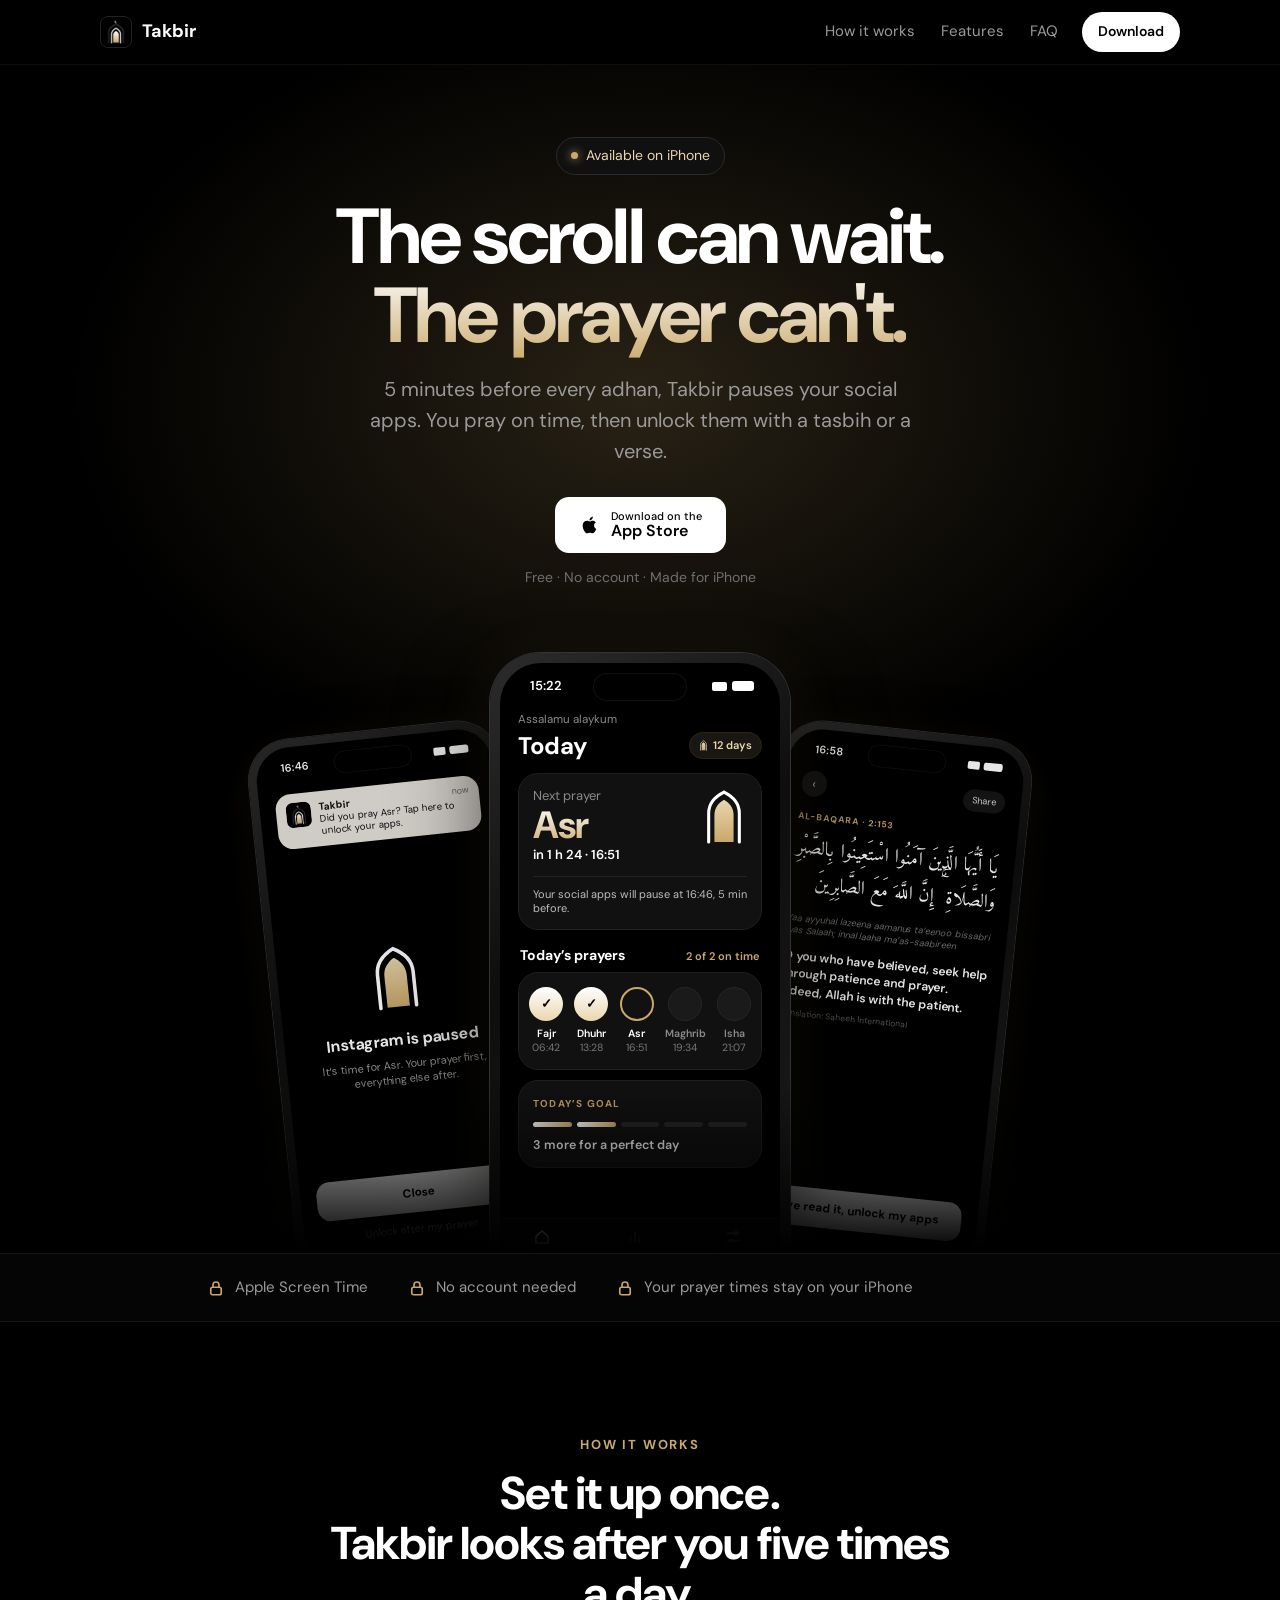
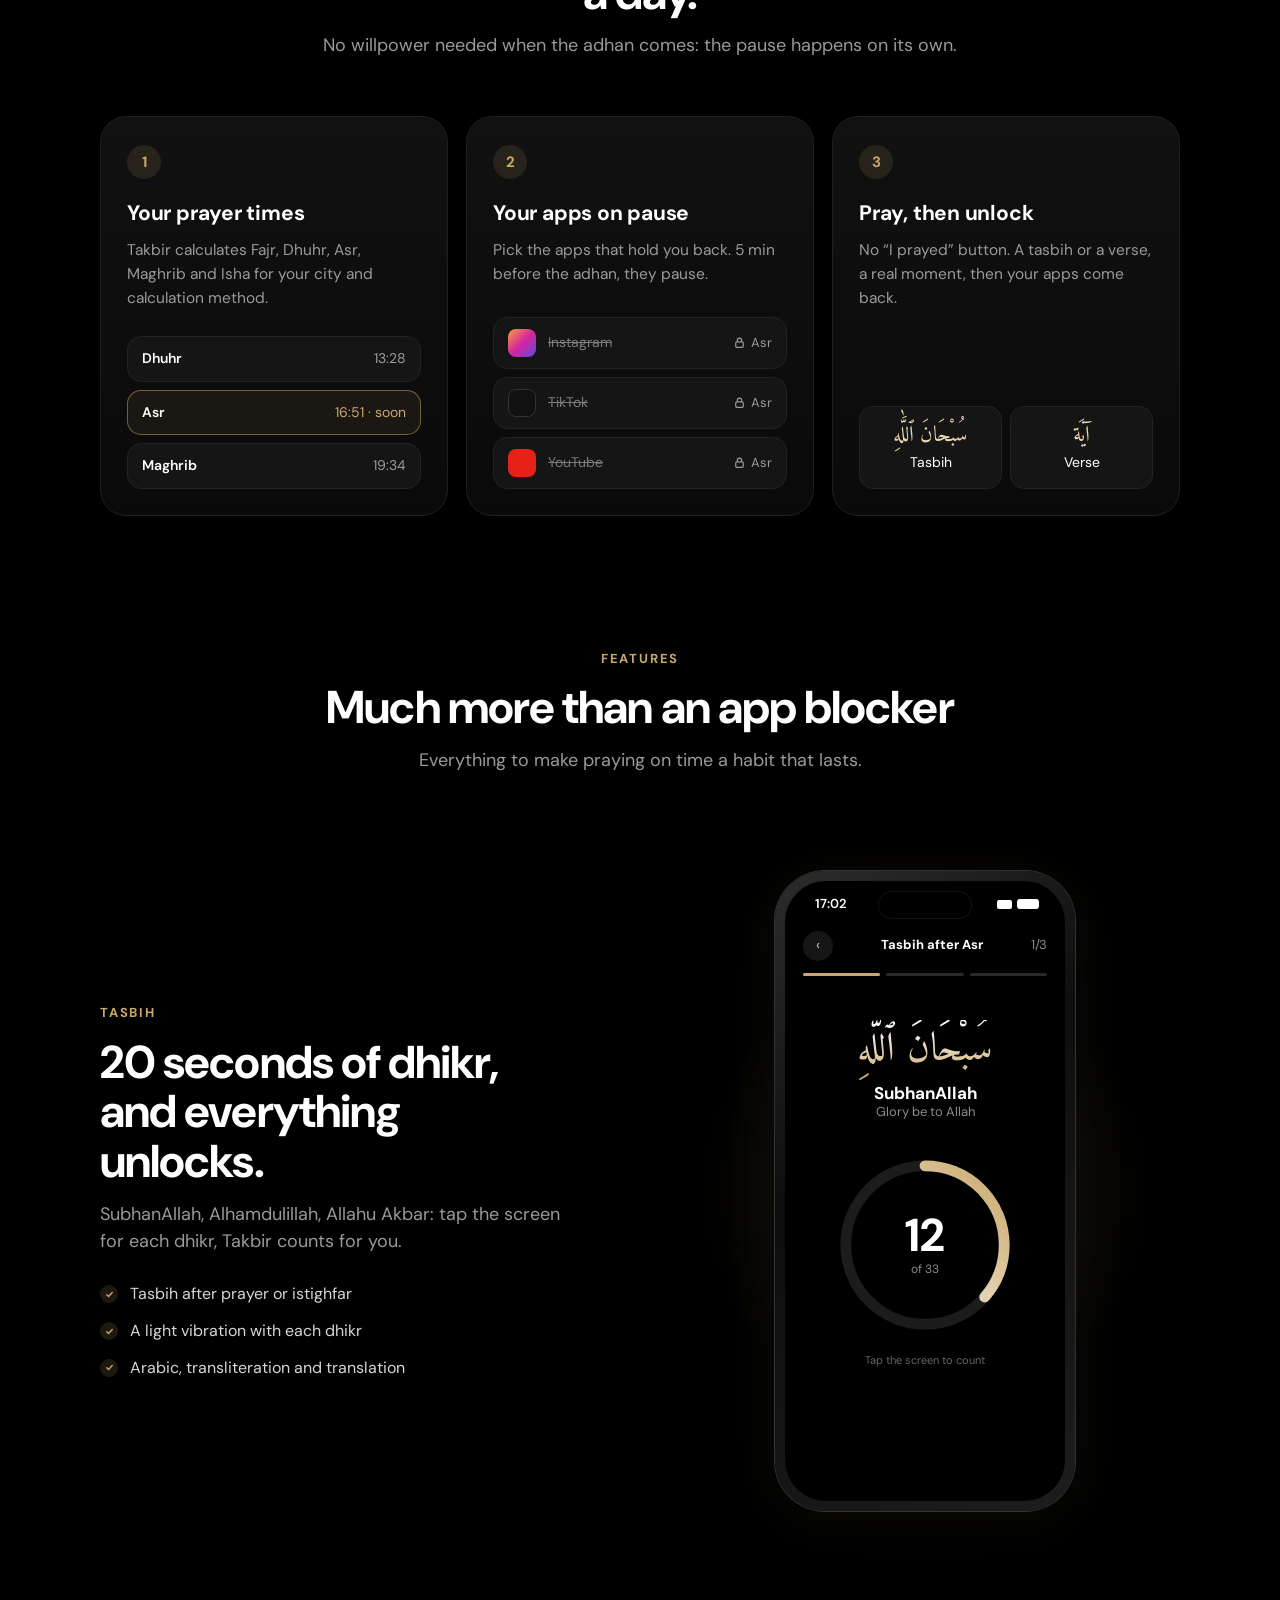
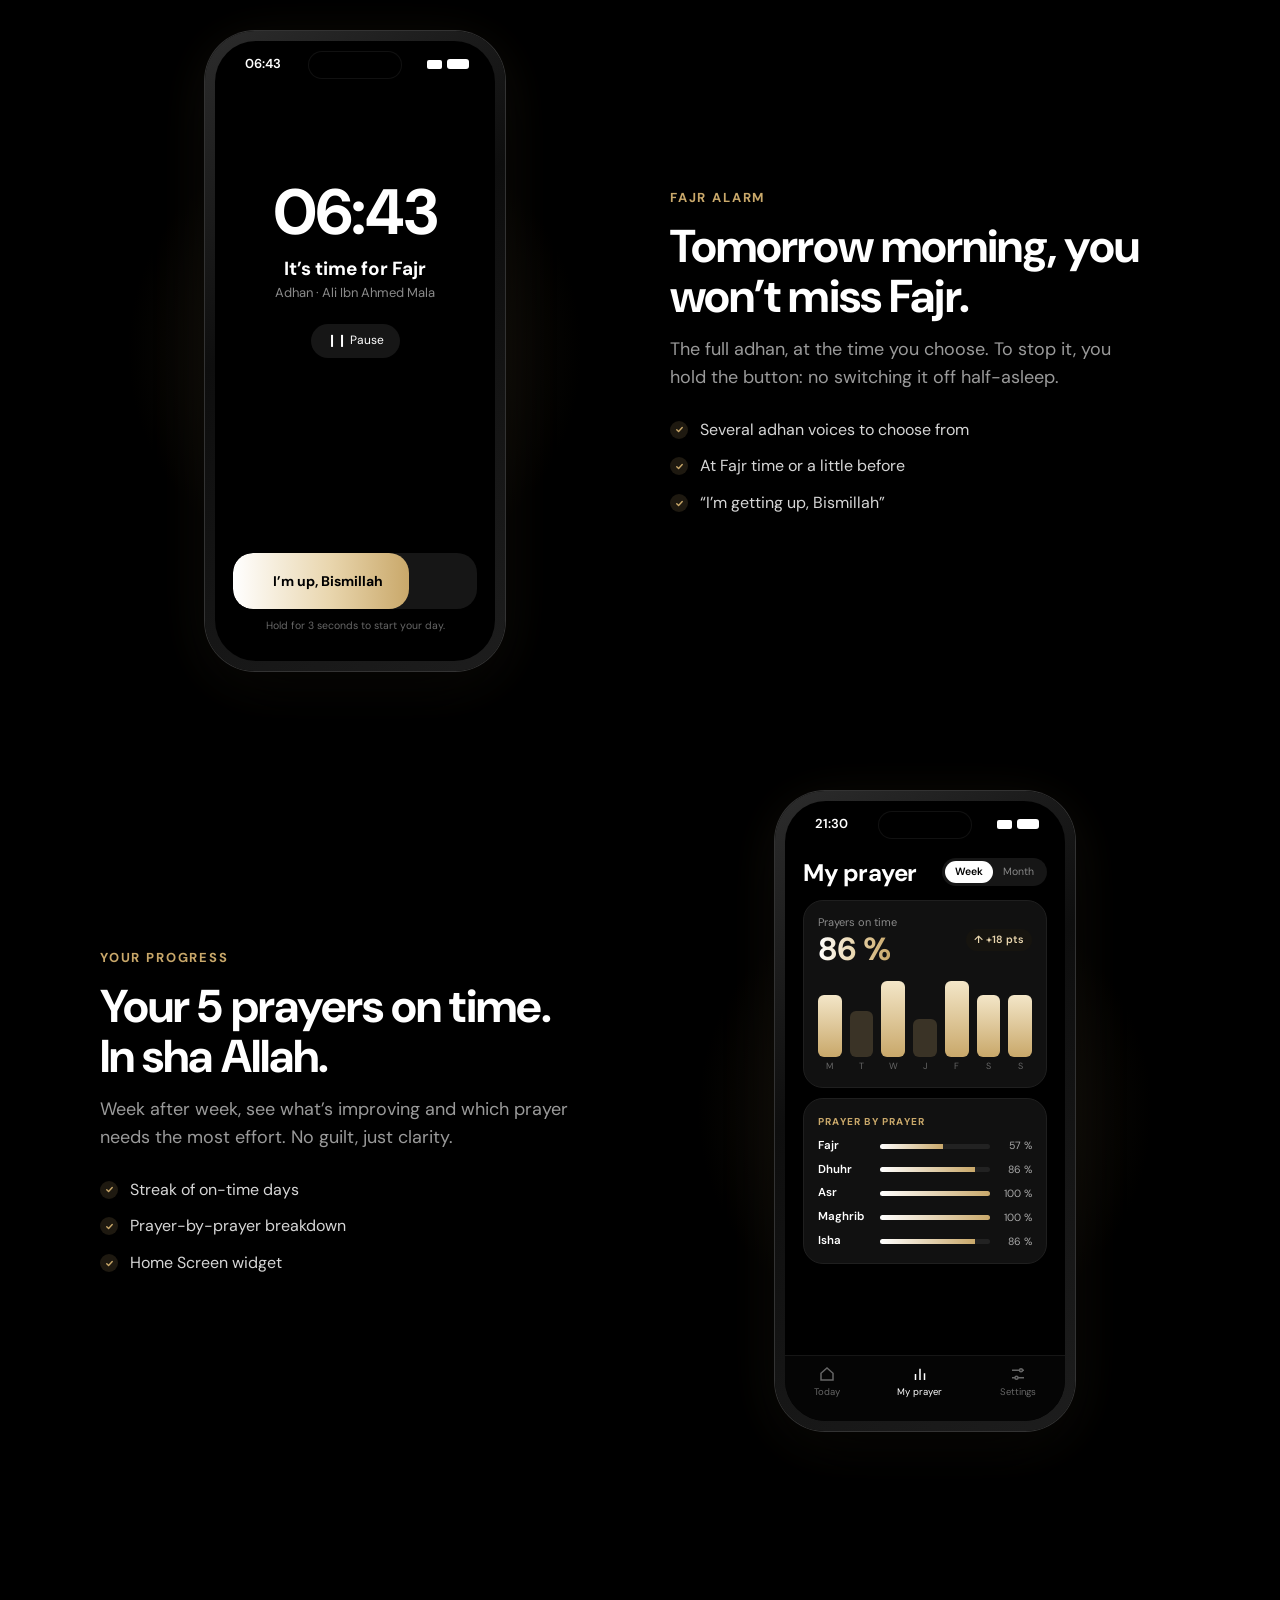
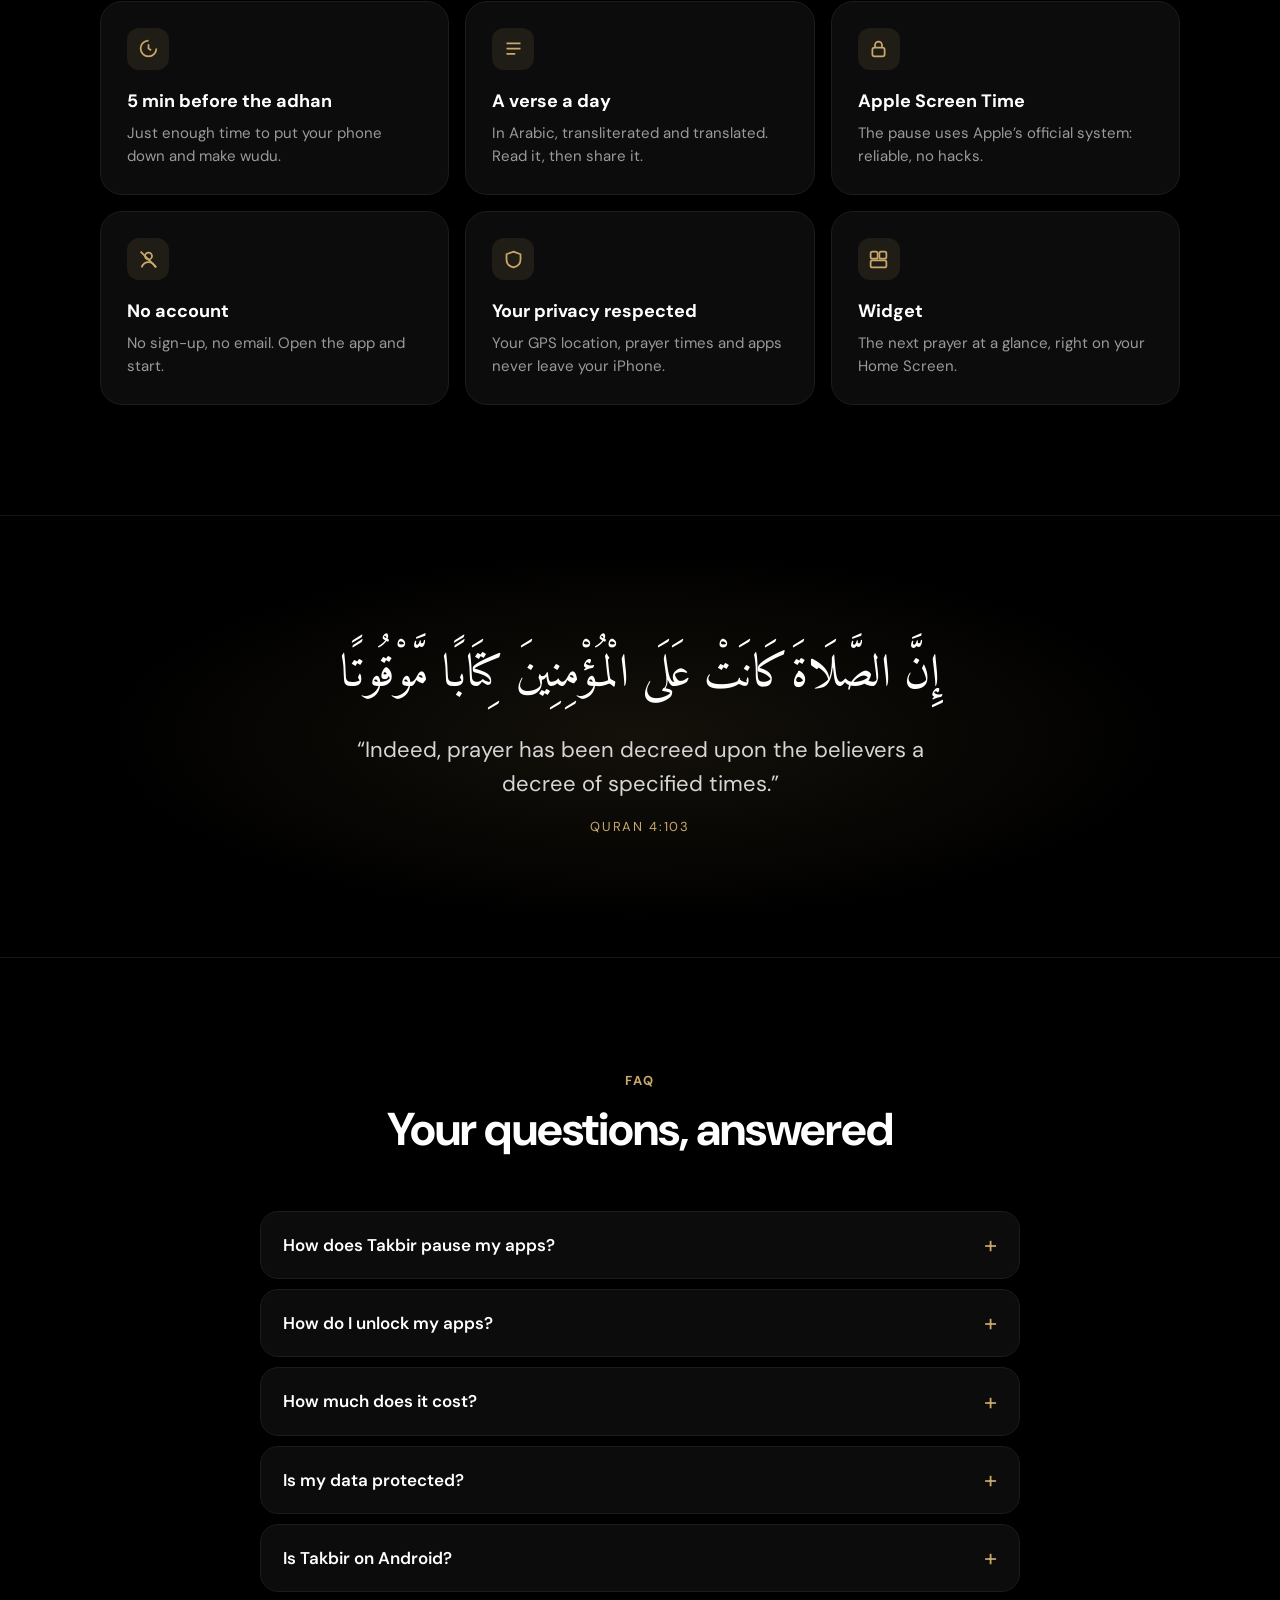
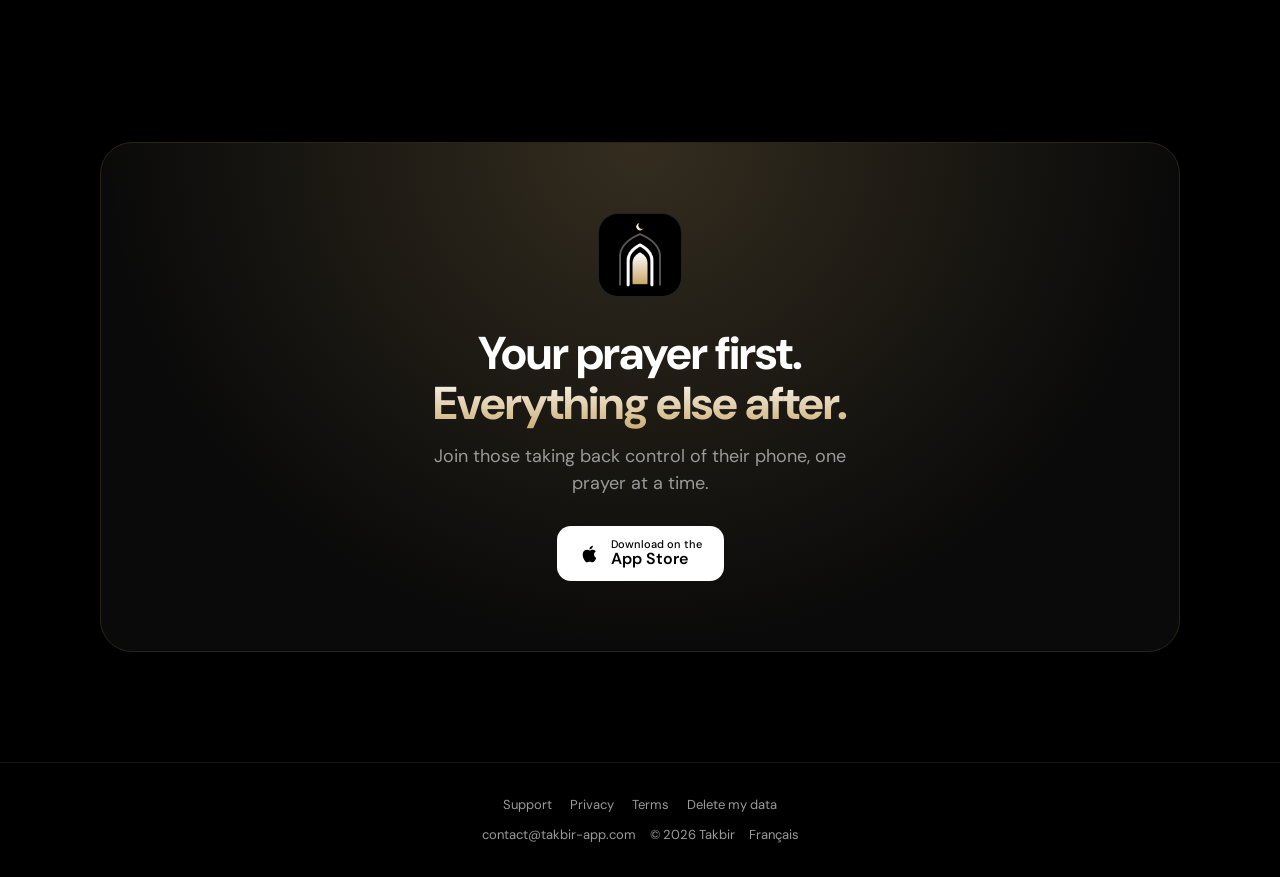
<file: index.html>
<!doctype html>
<html lang="fr">
<head>
  <meta charset="utf-8">
  <meta name="viewport" content="width=device-width, initial-scale=1">
  <title>Takbir — Le scroll peut attendre, la prière non</title>
  <meta name="title-fr" content="Takbir — Le scroll peut attendre, la prière non">
  <meta name="title-en" content="Takbir — The scroll can wait, the prayer can't">
  <meta name="description" content="Takbir met tes réseaux sociaux en pause à chaque adhan. Prie à l'heure, puis rouvre-les avec un tasbih ou un verset.">
  <meta property="og:title" content="Takbir — Le scroll peut attendre, la prière non">
  <meta property="og:description" content="Tes réseaux font une pause à chaque adhan.">
  <meta property="og:image" content="https://takbir-app.com/icon.png">
  <meta name="theme-color" content="#000000">
  <meta name="apple-itunes-app" content="app-id=6829789838">
  <link rel="icon" href="icon.png">
  <link rel="apple-touch-icon" href="apple-touch-icon.png">
  <link rel="preconnect" href="https://fonts.googleapis.com">
  <link rel="preconnect" href="https://fonts.gstatic.com" crossorigin>
  <link href="https://fonts.googleapis.com/css2?family=DM+Sans:wght@400;500;600;700&family=Amiri:wght@400;700&display=swap" rel="stylesheet">
  <link rel="stylesheet" href="style.css">
  <link rel="stylesheet" href="home.css">
  <script src="site.js"></script>
</head>
<body class="home">
  <!-- Icônes réutilisées -->
  <svg width="0" height="0" style="position:absolute" aria-hidden="true">
    <defs>
      <linearGradient id="archGold" x1="0" y1="0" x2="0" y2="1"><stop offset="0" stop-color="#E9D6AE"/><stop offset="1" stop-color="#C9A86A"/></linearGradient>
    </defs>
    <symbol id="arch" viewBox="0 0 48 60">
      <path d="M8 56V26C8 15 16 8 24 4c8 4 16 11 16 22v30" fill="none" stroke="#fff" stroke-width="3.2" stroke-linecap="round"/>
      <path d="M14 56V28c0-8 5-13 10-16 5 3 10 8 10 16v28z" fill="url(#archGold)"/>
    </symbol>
    <symbol id="apple" viewBox="0 0 24 24"><path fill="currentColor" d="M16.37 12.6c-.02-2.3 1.88-3.4 1.96-3.46-1.07-1.56-2.73-1.78-3.32-1.8-1.41-.14-2.76.83-3.47.83-.72 0-1.82-.81-2.99-.79-1.54.02-2.96.9-3.75 2.27-1.6 2.78-.41 6.89 1.15 9.14.76 1.1 1.67 2.34 2.86 2.3 1.15-.05 1.58-.74 2.97-.74 1.38 0 1.77.74 2.98.72 1.23-.02 2.01-1.12 2.76-2.23.87-1.28 1.23-2.52 1.25-2.58-.03-.01-2.39-.92-2.4-3.66ZM14.1 5.86c.63-.77 1.06-1.83.94-2.89-.91.04-2.01.61-2.66 1.37-.58.67-1.1 1.76-.96 2.8 1.01.08 2.05-.52 2.68-1.28Z"/></symbol>
    <symbol id="lock" viewBox="0 0 24 24"><rect x="5" y="11" width="14" height="10" rx="2.5" fill="none" stroke="currentColor" stroke-width="2.2"/><path d="M8 11V8a4 4 0 0 1 8 0v3" fill="none" stroke="currentColor" stroke-width="2.2"/></symbol>
  </svg>

  <header class="topbar">
    <div class="wrap">
      <a class="brand" href="./"><img src="icon.png" alt="">Takbir</a>
      <nav>
        <a href="#fonctionnement"><span data-l="fr">Fonctionnement</span><span data-l="en">How it works</span></a>
        <a href="#fonctionnalites"><span data-l="fr">Fonctionnalités</span><span data-l="en">Features</span></a>
        <a href="#questions"><span data-l="fr">Questions</span><span data-l="en">FAQ</span></a>
      </nav>
      <a class="btn-small" data-appstore href="#"><span data-l="fr">Télécharger</span><span data-l="en">Download</span></a>
    </div>
  </header>

  <main>
    <!-- ============ Haut de page ============ -->
    <section class="hero-v2">
      <div class="wrap">
        <span class="pill"><i></i><span data-l="fr">Disponible sur iPhone</span><span data-l="en">Available on iPhone</span></span>

        <h1 data-l="fr">Le scroll peut attendre,<br><span class="gold">la prière non.</span></h1>
        <h1 data-l="en">The scroll can wait.<br><span class="gold">The prayer can't.</span></h1>

        <p class="lead" data-l="fr">5 minutes avant chaque adhan, Takbir met tes réseaux sociaux en pause. Tu pries à l’heure, puis tu les rouvres avec un tasbih ou un verset.</p>
        <p class="lead" data-l="en">5 minutes before every adhan, Takbir pauses your social apps. You pray on time, then unlock them with a tasbih or a verse.</p>

        <a class="store-button" data-appstore href="#">
          <svg aria-hidden="true"><use href="#apple"/></svg>
          <span><small data-l="fr">Télécharger sur</small><small data-l="en">Download on the</small>App Store</span>
        </a>
        <p class="note" data-l="fr">Gratuit · Sans compte · Pensé pour iPhone</p>
        <p class="note" data-l="en">Free · No account · Made for iPhone</p>
      </div>

      <div class="hero-phones">
        <!-- Écran de pause -->
        <div class="phone side left" aria-hidden="true">
          <div class="screen">
            <div class="sbar"><span>16:46</span><span class="icons"><i style="width:15px;height:9px"></i><i style="width:22px;height:10px;border-radius:3px"></i></span></div>
            <div class="notif">
              <img src="icon.png" alt="">
              <div>
                <b>Takbir <span data-l="fr">maintenant</span><span data-l="en">now</span></b>
                <span data-l="fr">Tu as prié Asr ? Touche ici pour rouvrir tes apps.</span>
                <span data-l="en">Did you pray Asr? Tap here to unlock your apps.</span>
              </div>
            </div>
            <div class="shield">
              <svg class="arch"><use href="#arch"/></svg>
              <h4 data-l="fr">Instagram est en pause</h4>
              <h4 data-l="en">Instagram is paused</h4>
              <p data-l="fr">C’est l’heure de Asr. Ta prière d’abord, le reste ensuite.</p>
              <p data-l="en">It’s time for Asr. Your prayer first, everything else after.</p>
            </div>
            <span class="btn-s" data-l="fr">Fermer</span><span class="btn-s" data-l="en">Close</span>
            <span class="btn-ghost" data-l="fr">Rouvrir après ma prière</span><span class="btn-ghost" data-l="en">Unlock after my prayer</span>
          </div>
        </div>

        <!-- Accueil -->
        <div class="phone center" aria-hidden="true">
          <div class="screen">
            <div class="sbar"><span>15:22</span><span class="icons"><i style="width:15px;height:9px"></i><i style="width:22px;height:10px;border-radius:3px"></i></span></div>
            <div class="s-hello">Assalamu alaykum</div>
            <div class="s-title">
              <b data-l="fr">Aujourd’hui</b><b data-l="en">Today</b>
              <span class="chip-s"><svg viewBox="0 0 48 60"><use href="#arch"/></svg><span data-l="fr">12 jours</span><span data-l="en">12 days</span></span>
            </div>
            <div class="card-s">
              <div class="next">
                <div>
                  <div class="muted" data-l="fr">Prochaine prière</div><div class="muted" data-l="en">Next prayer</div>
                  <div class="big g">Asr</div>
                  <div class="when" data-l="fr">dans 1 h 24 · 16:51</div><div class="when" data-l="en">in 1 h 24 · 16:51</div>
                </div>
                <svg class="arch"><use href="#arch"/></svg>
              </div>
              <div class="next-foot" data-l="fr">Tes réseaux se mettront en pause à 16:46, 5 min avant.</div>
              <div class="next-foot" data-l="en">Your social apps will pause at 16:46, 5 min before.</div>
            </div>
            <div class="sec-t"><b data-l="fr">Tes prières du jour</b><b data-l="en">Today’s prayers</b><span data-l="fr">2 sur 2 à l’heure</span><span data-l="en">2 of 2 on time</span></div>
            <div class="card-s prayers">
              <div class="pr"><div class="c done">✓</div><b>Fajr</b><span>06:42</span></div>
              <div class="pr"><div class="c done">✓</div><b>Dhuhr</b><span>13:28</span></div>
              <div class="pr"><div class="c next-c"></div><b>Asr</b><span>16:51</span></div>
              <div class="pr"><div class="c"></div><b class="muted">Maghrib</b><span>19:34</span></div>
              <div class="pr"><div class="c"></div><b class="muted">Isha</b><span>21:07</span></div>
            </div>
            <div class="card-s goal">
              <small data-l="fr">OBJECTIF DU JOUR</small><small data-l="en">TODAY’S GOAL</small>
              <div class="bars5"><i class="on"></i><i class="on"></i><i></i><i></i><i></i></div>
              <p data-l="fr">Encore 3 pour une journée parfaite</p><p data-l="en">3 more for a perfect day</p>
            </div>
            <div class="tabbar">
              <div class="on"><svg viewBox="0 0 24 24" fill="none" stroke="currentColor" stroke-width="2"><path d="M4 11l8-7 8 7v9H4z"/></svg><span data-l="fr">Aujourd’hui</span><span data-l="en">Today</span></div>
              <div><svg viewBox="0 0 24 24" fill="none" stroke="currentColor" stroke-width="2"><path d="M6 20V12M12 20V5M18 20v-9"/></svg><span data-l="fr">Ma prière</span><span data-l="en">My prayer</span></div>
              <div><svg viewBox="0 0 24 24" fill="none" stroke="currentColor" stroke-width="2"><path d="M4 7h10M18 7h2M4 17h4M12 17h8"/><circle cx="16" cy="7" r="2"/><circle cx="10" cy="17" r="2"/></svg><span data-l="fr">Réglages</span><span data-l="en">Settings</span></div>
            </div>
          </div>
        </div>

        <!-- Verset -->
        <div class="phone side right" aria-hidden="true">
          <div class="screen">
            <div class="sbar"><span>16:58</span><span class="icons"><i style="width:15px;height:9px"></i><i style="width:22px;height:10px;border-radius:3px"></i></span></div>
            <div class="topnav"><span class="round">‹</span><span class="share" data-l="fr">Partager</span><span class="share" data-l="en">Share</span></div>
            <div class="verse-ref">AL-BAQARA · 2:153</div>
            <div class="verse-ar">يَا أَيُّهَا الَّذِينَ آمَنُوا اسْتَعِينُوا بِالصَّبْرِ وَالصَّلَاةِ ۚ إِنَّ اللَّهَ مَعَ الصَّابِرِينَ</div>
            <div class="verse-ph">Yaa ayyuhal lazeena aamanus ta’eenoo bissabri was Salaah; innal laaha ma’as-saabireen</div>
            <div class="verse-tr" data-l="fr">Vous qui croyez ! Armez-vous de patience et aidez-vous de la prière. Allah est avec ceux qui font preuve de constance.</div>
            <div class="verse-tr" data-l="en">O you who have believed, seek help through patience and prayer. Indeed, Allah is with the patient.</div>
            <div class="verse-cr" data-l="fr">Traduction : Rachid Maach</div><div class="verse-cr" data-l="en">Translation: Saheeh International</div>
            <span class="btn-s" style="margin-top:auto;margin-bottom:30px" data-l="fr">J’ai lu, rouvrir mes apps</span>
            <span class="btn-s" style="margin-top:auto;margin-bottom:30px" data-l="en">I’ve read it, unlock my apps</span>
          </div>
        </div>
      </div>
    </section>

    <!-- ============ Bandeau ============ -->
    <div class="strip">
      <ul class="wrap">
        <li><svg aria-hidden="true"><use href="#lock"/></svg><span data-l="fr">Temps d’écran d’Apple</span><span data-l="en">Apple Screen Time</span></li>
        <li><svg aria-hidden="true"><use href="#lock"/></svg><span data-l="fr">Aucun compte à créer</span><span data-l="en">No account needed</span></li>
        <li><svg aria-hidden="true"><use href="#lock"/></svg><span data-l="fr">Tes horaires restent sur ton iPhone</span><span data-l="en">Your prayer times stay on your iPhone</span></li>
      </ul>
    </div>

    <!-- ============ Fonctionnement ============ -->
    <section class="block" id="fonctionnement">
      <div class="wrap">
        <div class="section-head reveal">
          <span class="eyebrow" data-l="fr">Fonctionnement</span><span class="eyebrow" data-l="en">How it works</span>
          <h2 data-l="fr">Tu règles une fois.<br>Takbir veille cinq fois par jour.</h2>
          <h2 data-l="en">Set it up once.<br>Takbir looks after you five times a day.</h2>
          <p data-l="fr">Pas besoin de volonté au moment de l’adhan : la pause arrive toute seule.</p>
          <p data-l="en">No willpower needed when the adhan comes: the pause happens on its own.</p>
        </div>

        <div class="steps">
          <div class="step reveal">
            <div class="num">1</div>
            <h3 data-l="fr">Tes horaires de prière</h3><h3 data-l="en">Your prayer times</h3>
            <p data-l="fr">Takbir calcule Fajr, Dhuhr, Asr, Maghrib et Isha selon ta ville et ta méthode de calcul.</p>
            <p data-l="en">Takbir calculates Fajr, Dhuhr, Asr, Maghrib and Isha for your city and calculation method.</p>
            <div class="visual">
              <div class="mini-row"><b>Dhuhr</b><span>13:28</span></div>
              <div class="mini-row now"><b>Asr</b><span data-l="fr">16:51 · bientôt</span><span data-l="en">16:51 · soon</span></div>
              <div class="mini-row"><b>Maghrib</b><span>19:34</span></div>
            </div>
          </div>

          <div class="step reveal">
            <div class="num">2</div>
            <h3 data-l="fr">Tes apps en pause</h3><h3 data-l="en">Your apps on pause</h3>
            <p data-l="fr">Tu choisis les apps qui te retiennent. 5 min avant l’adhan, elles se mettent en pause.</p>
            <p data-l="en">Pick the apps that hold you back. 5 min before the adhan, they pause.</p>
            <div class="visual">
              <div class="mini-row"><span class="mini-app"><i class="app-dot" style="background:linear-gradient(135deg,#f9a03f,#d6249f,#5b4bdb)"></i><s>Instagram</s></span><span class="lock"><svg><use href="#lock"/></svg>Asr</span></div>
              <div class="mini-row"><span class="mini-app"><i class="app-dot" style="background:#111;border:1px solid #333"></i><s>TikTok</s></span><span class="lock"><svg><use href="#lock"/></svg>Asr</span></div>
              <div class="mini-row"><span class="mini-app"><i class="app-dot" style="background:#e62117"></i><s>YouTube</s></span><span class="lock"><svg><use href="#lock"/></svg>Asr</span></div>
            </div>
          </div>

          <div class="step reveal">
            <div class="num">3</div>
            <h3 data-l="fr">Tu pries, puis tu rouvres</h3><h3 data-l="en">Pray, then unlock</h3>
            <p data-l="fr">Pas de bouton « j’ai prié ». Un tasbih ou un verset, un vrai moment, puis tes apps reviennent.</p>
            <p data-l="en">No “I prayed” button. A tasbih or a verse, a real moment, then your apps come back.</p>
            <div class="visual">
              <div class="choice">
                <div><span class="ar">سُبْحَانَ ٱللَّٰهِ</span>Tasbih</div>
                <div><span class="ar">آيَة</span><span data-l="fr">Verset</span><span data-l="en">Verse</span></div>
              </div>
            </div>
          </div>
        </div>
      </div>
    </section>

    <!-- ============ Fonctionnalités ============ -->
    <section class="block" id="fonctionnalites" style="padding-top:20px">
      <div class="wrap">
        <div class="section-head reveal">
          <span class="eyebrow" data-l="fr">Fonctionnalités</span><span class="eyebrow" data-l="en">Features</span>
          <h2 data-l="fr">Bien plus qu’un bloqueur d’apps</h2>
          <h2 data-l="en">Much more than an app blocker</h2>
          <p data-l="fr">Tout pour faire de la prière à l’heure une habitude qui dure.</p>
          <p data-l="en">Everything to make praying on time a habit that lasts.</p>
        </div>

        <!-- Tasbih -->
        <div class="row reveal">
          <div class="row-text">
            <span class="eyebrow">Tasbih</span>
            <h2 data-l="fr">20 secondes de dhikr, et tout se rouvre.</h2>
            <h2 data-l="en">20 seconds of dhikr, and everything unlocks.</h2>
            <p class="lead" data-l="fr">SubhanAllah, Alhamdulillah, Allahu Akbar : tu touches l’écran à chaque dhikr, Takbir compte pour toi.</p>
            <p class="lead" data-l="en">SubhanAllah, Alhamdulillah, Allahu Akbar: tap the screen for each dhikr, Takbir counts for you.</p>
            <ul data-l="fr"><li>Tasbih après la prière ou istighfar</li><li>Vibration légère à chaque dhikr</li><li>Arabe, phonétique et traduction</li></ul>
            <ul data-l="en"><li>Tasbih after prayer or istighfar</li><li>A light vibration with each dhikr</li><li>Arabic, transliteration and translation</li></ul>
          </div>
          <div class="row-phone">
            <div class="phone" aria-hidden="true">
              <div class="screen" id="tasbih" style="cursor:pointer">
                <div class="sbar"><span>17:02</span><span class="icons"><i style="width:15px;height:9px"></i><i style="width:22px;height:10px;border-radius:3px"></i></span></div>
                <div class="topnav" style="margin-bottom:8px"><span class="round">‹</span><b style="font-size:13px" data-l="fr">Tasbih après Asr</b><b style="font-size:13px" data-l="en">Tasbih after Asr</b><span class="muted">1/3</span></div>
                <div class="seg3"><i class="on"></i><i></i><i></i></div>
                <div class="tas">
                  <div class="ar g">سُبْحَانَ ٱللَّٰهِ</div>
                  <b>SubhanAllah</b>
                  <span class="muted" data-l="fr">Gloire à Allah</span><span class="muted" data-l="en">Glory be to Allah</span>
                </div>
                <div class="ring">
                  <svg viewBox="0 0 100 100">
                    <defs><linearGradient id="ringG" x1="0" y1="0" x2="1" y2="1"><stop offset="0" stop-color="#fff"/><stop offset="1" stop-color="#C9A86A"/></linearGradient></defs>
                    <circle cx="50" cy="50" r="44" fill="none" stroke="#1c1c1c" stroke-width="6"/>
                    <circle id="ringBar" cx="50" cy="50" r="44" fill="none" stroke="url(#ringG)" stroke-width="6" stroke-linecap="round" stroke-dasharray="276.5" stroke-dashoffset="176"/>
                  </svg>
                  <div class="val"><b id="tasbihCount">12</b><span data-l="fr">sur 33</span><span data-l="en">of 33</span></div>
                </div>
                <div class="tap-hint" data-l="fr">Touche l’écran pour compter</div>
                <div class="tap-hint" data-l="en">Tap the screen to count</div>
              </div>
            </div>
          </div>
        </div>

        <!-- Réveil Fajr -->
        <div class="row flip reveal">
          <div class="row-text">
            <span class="eyebrow" data-l="fr">Réveil Fajr</span><span class="eyebrow" data-l="en">Fajr alarm</span>
            <h2 data-l="fr">Demain matin, tu ne rates pas Fajr.</h2>
            <h2 data-l="en">Tomorrow morning, you won’t miss Fajr.</h2>
            <p class="lead" data-l="fr">L’adhan en entier, à l’heure que tu choisis. Pour l’arrêter, tu maintiens le bouton : impossible de l’éteindre à moitié endormi.</p>
            <p class="lead" data-l="en">The full adhan, at the time you choose. To stop it, you hold the button: no switching it off half-asleep.</p>
            <ul data-l="fr"><li>Plusieurs voix d’adhan au choix</li><li>À l’heure de Fajr ou un peu avant</li><li>« Je me lève, Bismillah »</li></ul>
            <ul data-l="en"><li>Several adhan voices to choose from</li><li>At Fajr time or a little before</li><li>“I’m getting up, Bismillah”</li></ul>
          </div>
          <div class="row-phone">
            <div class="phone" aria-hidden="true">
              <div class="screen">
                <div class="sbar"><span>06:43</span><span class="icons"><i style="width:15px;height:9px"></i><i style="width:22px;height:10px;border-radius:3px"></i></span></div>
                <div class="alarm">
                  <div class="time">06:43</div>
                  <h4 data-l="fr">C’est l’heure de Fajr</h4><h4 data-l="en">It’s time for Fajr</h4>
                  <div class="muted">Adhan · Ali Ibn Ahmed Mala</div>
                  <span class="pause" data-l="fr">❙❙ Mettre en pause</span><span class="pause" data-l="en">❙❙ Pause</span>
                </div>
                <div class="slide"><span data-l="fr">Je me lève, Bismillah</span><span data-l="en">I’m up, Bismillah</span></div>
                <div class="slide-note" data-l="fr">Maintiens 3 secondes pour commencer ta journée.</div>
                <div class="slide-note" data-l="en">Hold for 3 seconds to start your day.</div>
              </div>
            </div>
          </div>
        </div>

        <!-- Suivi -->
        <div class="row reveal">
          <div class="row-text">
            <span class="eyebrow" data-l="fr">Ta progression</span><span class="eyebrow" data-l="en">Your progress</span>
            <h2 data-l="fr">Tes 5 prières à l’heure. In sha Allah.</h2>
            <h2 data-l="en">Your 5 prayers on time. In sha Allah.</h2>
            <p class="lead" data-l="fr">Semaine après semaine, tu vois ce qui progresse et quelle prière te demande le plus d’effort. Sans culpabilité, juste de la clarté.</p>
            <p class="lead" data-l="en">Week after week, see what’s improving and which prayer needs the most effort. No guilt, just clarity.</p>
            <ul data-l="fr"><li>Série de jours à l’heure</li><li>Détail prière par prière</li><li>Widget sur l’écran d’accueil</li></ul>
            <ul data-l="en"><li>Streak of on-time days</li><li>Prayer-by-prayer breakdown</li><li>Home Screen widget</li></ul>
          </div>
          <div class="row-phone">
            <div class="phone" aria-hidden="true">
              <div class="screen">
                <div class="sbar"><span>21:30</span><span class="icons"><i style="width:15px;height:9px"></i><i style="width:22px;height:10px;border-radius:3px"></i></span></div>
                <div class="s-title" style="margin-top:6px">
                  <b data-l="fr">Ma prière</b><b data-l="en">My prayer</b>
                  <span class="seg"><span class="on" data-l="fr">Semaine</span><span class="on" data-l="en">Week</span><span data-l="fr">Mois</span><span data-l="en">Month</span></span>
                </div>
                <div class="card-s">
                  <div class="muted" style="font-size:11px" data-l="fr">Prières à l’heure</div><div class="muted" style="font-size:11px" data-l="en">Prayers on time</div>
                  <div class="kpi"><b class="gh">86 %</b><span class="up">↑ +18 pts</span></div>
                  <div class="chart">
                    <div><i style="height:62px"></i><span data-l="fr">L</span><span data-l="en">M</span></div>
                    <div><i class="low" style="height:46px"></i><span data-l="fr">M</span><span data-l="en">T</span></div>
                    <div><i style="height:76px"></i><span data-l="fr">M</span><span data-l="en">W</span></div>
                    <div><i class="low" style="height:38px"></i><span>J</span></div>
                    <div><i style="height:76px"></i><span data-l="fr">V</span><span data-l="en">F</span></div>
                    <div><i style="height:62px"></i><span>S</span></div>
                    <div><i style="height:62px"></i><span data-l="fr">D</span><span data-l="en">S</span></div>
                  </div>
                </div>
                <div class="card-s per">
                  <small data-l="fr">PRIÈRE PAR PRIÈRE</small><small data-l="en">PRAYER BY PRAYER</small>
                  <div class="per-row"><b>Fajr</b><div class="bar"><i style="width:57%"></i></div><span>57 %</span></div>
                  <div class="per-row"><b>Dhuhr</b><div class="bar"><i style="width:86%"></i></div><span>86 %</span></div>
                  <div class="per-row"><b>Asr</b><div class="bar"><i style="width:100%"></i></div><span>100 %</span></div>
                  <div class="per-row"><b>Maghrib</b><div class="bar"><i style="width:100%"></i></div><span>100 %</span></div>
                  <div class="per-row"><b>Isha</b><div class="bar"><i style="width:86%"></i></div><span>86 %</span></div>
                </div>
                <div class="tabbar">
                  <div><svg viewBox="0 0 24 24" fill="none" stroke="currentColor" stroke-width="2"><path d="M4 11l8-7 8 7v9H4z"/></svg><span data-l="fr">Aujourd’hui</span><span data-l="en">Today</span></div>
                  <div class="on"><svg viewBox="0 0 24 24" fill="none" stroke="currentColor" stroke-width="2"><path d="M6 20V12M12 20V5M18 20v-9"/></svg><span data-l="fr">Ma prière</span><span data-l="en">My prayer</span></div>
                  <div><svg viewBox="0 0 24 24" fill="none" stroke="currentColor" stroke-width="2"><path d="M4 7h10M18 7h2M4 17h4M12 17h8"/><circle cx="16" cy="7" r="2"/><circle cx="10" cy="17" r="2"/></svg><span data-l="fr">Réglages</span><span data-l="en">Settings</span></div>
                </div>
              </div>
            </div>
          </div>
        </div>
      </div>
    </section>

    <!-- ============ Atouts ============ -->
    <section class="block" style="padding-top:20px">
      <div class="wrap">
        <div class="grid">
          <div class="tile reveal">
            <div class="ico"><svg viewBox="0 0 24 24" fill="none" stroke="currentColor" stroke-width="2"><path d="M12 3a9 9 0 1 0 9 9"/><path d="M12 7v5l3 2"/></svg></div>
            <h3 data-l="fr">5 min avant l’adhan</h3><h3 data-l="en">5 min before the adhan</h3>
            <p data-l="fr">Le temps de poser ton téléphone et de faire tes ablutions.</p>
            <p data-l="en">Just enough time to put your phone down and make wudu.</p>
          </div>
          <div class="tile reveal">
            <div class="ico"><svg viewBox="0 0 24 24" fill="none" stroke="currentColor" stroke-width="2"><path d="M4 6h16M4 12h16M4 18h10"/></svg></div>
            <h3 data-l="fr">Un verset par jour</h3><h3 data-l="en">A verse a day</h3>
            <p data-l="fr">En arabe, en phonétique et traduit. À lire, puis à partager.</p>
            <p data-l="en">In Arabic, transliterated and translated. Read it, then share it.</p>
          </div>
          <div class="tile reveal">
            <div class="ico"><svg viewBox="0 0 24 24" fill="none" stroke="currentColor" stroke-width="2"><rect x="5" y="11" width="14" height="10" rx="2.5"/><path d="M8 11V8a4 4 0 0 1 8 0v3"/></svg></div>
            <h3 data-l="fr">Temps d’écran d’Apple</h3><h3 data-l="en">Apple Screen Time</h3>
            <p data-l="fr">La pause passe par le système officiel d’Apple : fiable et sans bidouille.</p>
            <p data-l="en">The pause uses Apple’s official system: reliable, no hacks.</p>
          </div>
          <div class="tile reveal">
            <div class="ico"><svg viewBox="0 0 24 24" fill="none" stroke="currentColor" stroke-width="2"><circle cx="12" cy="8" r="4"/><path d="M4 21c1.5-4 4.5-6 8-6s6.5 2 8 6"/><path d="M3 3l18 18"/></svg></div>
            <h3 data-l="fr">Aucun compte</h3><h3 data-l="en">No account</h3>
            <p data-l="fr">Pas d’inscription, pas d’e-mail. Tu ouvres l’app et tu commences.</p>
            <p data-l="en">No sign-up, no email. Open the app and start.</p>
          </div>
          <div class="tile reveal">
            <div class="ico"><svg viewBox="0 0 24 24" fill="none" stroke="currentColor" stroke-width="2"><path d="M12 3l8 3v6c0 5-3.5 8-8 9-4.5-1-8-4-8-9V6z"/></svg></div>
            <h3 data-l="fr">Ta vie privée respectée</h3><h3 data-l="en">Your privacy respected</h3>
            <p data-l="fr">Ta position GPS, tes horaires et tes apps ne quittent jamais ton iPhone.</p>
            <p data-l="en">Your GPS location, prayer times and apps never leave your iPhone.</p>
          </div>
          <div class="tile reveal">
            <div class="ico"><svg viewBox="0 0 24 24" fill="none" stroke="currentColor" stroke-width="2"><rect x="3" y="3" width="8" height="8" rx="2"/><rect x="13" y="3" width="8" height="8" rx="2"/><rect x="3" y="13" width="18" height="8" rx="2"/></svg></div>
            <h3 data-l="fr">Widget</h3><h3 data-l="en">Widget</h3>
            <p data-l="fr">La prochaine prière d’un coup d’œil, sur ton écran d’accueil.</p>
            <p data-l="en">The next prayer at a glance, right on your Home Screen.</p>
          </div>
        </div>
      </div>
    </section>

    <!-- ============ Verset ============ -->
    <section class="ayah">
      <div class="wrap reveal">
        <p class="ar">إِنَّ الصَّلَاةَ كَانَتْ عَلَى الْمُؤْمِنِينَ كِتَابًا مَّوْقُوتًا</p>
        <blockquote data-l="fr">« La prière est, pour les croyants, une obligation à des heures bien déterminées. »</blockquote>
        <blockquote data-l="en">“Indeed, prayer has been decreed upon the believers a decree of specified times.”</blockquote>
        <cite data-l="fr">CORAN 4:103</cite><cite data-l="en">QURAN 4:103</cite>
      </div>
    </section>

    <!-- ============ Questions ============ -->
    <section class="block" id="questions">
      <div class="wrap">
        <div class="section-head reveal">
          <span class="eyebrow" data-l="fr">Questions</span><span class="eyebrow" data-l="en">FAQ</span>
          <h2 data-l="fr">Tes questions, nos réponses</h2><h2 data-l="en">Your questions, answered</h2>
        </div>
        <div class="faq reveal">
          <details data-l="fr"><summary>Comment Takbir met mes apps en pause ?</summary>
            <p>Takbir utilise Temps d’écran, le système officiel d’Apple. Tu choisis les apps une fois, et elles se mettent en pause automatiquement 5 minutes avant chaque adhan.</p></details>
          <details data-l="en"><summary>How does Takbir pause my apps?</summary>
            <p>Takbir uses Screen Time, Apple’s official system. You pick the apps once, and they pause automatically 5 minutes before every adhan.</p></details>

          <details data-l="fr"><summary>Comment je rouvre mes apps ?</summary>
            <p>Après ta prière, tu fais un court tasbih ou tu lis le verset du jour. Tes apps se rouvrent tout de suite.</p></details>
          <details data-l="en"><summary>How do I unlock my apps?</summary>
            <p>After your prayer, do a short tasbih or read the verse of the day. Your apps unlock right away.</p></details>

          <details data-l="fr"><summary>Combien ça coûte ?</summary>
            <p>Takbir est gratuit, avec toutes ses fonctionnalités. Pas d’abonnement, pas de publicité.</p></details>
          <details data-l="en"><summary>How much does it cost?</summary>
            <p>Takbir is free, with all its features. No subscription, no ads.</p></details>

          <details data-l="fr"><summary>Mes données sont-elles protégées ?</summary>
            <p>Oui. Ta position, tes horaires de prière et les apps que tu choisis restent sur ton iPhone. Il n’y a pas de compte à créer. Tous les détails sont dans la <a href="privacy.html">politique de confidentialité</a>.</p></details>
          <details data-l="en"><summary>Is my data protected?</summary>
            <p>Yes. Your location, prayer times and the apps you choose stay on your iPhone. There’s no account to create. All the details are in the <a href="privacy.html">privacy policy</a>.</p></details>

          <details data-l="fr"><summary>Takbir existe sur Android ?</summary>
            <p>Pas encore : Takbir est disponible sur iPhone (iOS 18 ou plus récent).</p></details>
          <details data-l="en"><summary>Is Takbir on Android?</summary>
            <p>Not yet: Takbir is available on iPhone (iOS 18 or later).</p></details>
        </div>
      </div>
    </section>

    <!-- ============ Appel final ============ -->
    <section class="cta">
      <div class="wrap">
        <div class="cta-box reveal">
          <img src="icon.png" alt="">
          <h2 data-l="fr">Ta prière d’abord.<br><span class="gold">Le reste ensuite.</span></h2>
          <h2 data-l="en">Your prayer first.<br><span class="gold">Everything else after.</span></h2>
          <p data-l="fr">Rejoins ceux qui reprennent le contrôle de leur téléphone, une prière à la fois.</p>
          <p data-l="en">Join those taking back control of their phone, one prayer at a time.</p>
          <a class="store-button" data-appstore href="#">
            <svg aria-hidden="true"><use href="#apple"/></svg>
            <span><small data-l="fr">Télécharger sur</small><small data-l="en">Download on the</small>App Store</span>
          </a>
        </div>
      </div>
    </section>
  </main>

  <footer>
    <nav>
      <a href="support.html">Support</a>
      <a href="privacy.html"><span data-l="fr">Confidentialité</span><span data-l="en">Privacy</span></a>
      <a href="terms.html"><span data-l="fr">Conditions</span><span data-l="en">Terms</span></a>
      <a href="delete-data.html"><span data-l="fr">Supprimer mes données</span><span data-l="en">Delete my data</span></a>
    </nav>
    <div class="meta">
      <a data-email href="#"></a>
      <span>© 2026 Takbir</span>
      <a data-lang-toggle href="#"></a>
    </div>
  </footer>

  <script>
    // Apparition douce des sections au défilement
    (function () {
      var items = document.querySelectorAll(".reveal");
      if (!("IntersectionObserver" in window)) { items.forEach(function (e) { e.classList.add("visible"); }); return; }
      var io = new IntersectionObserver(function (entries) {
        entries.forEach(function (e) { if (e.isIntersecting) { e.target.classList.add("visible"); io.unobserve(e.target); } });
      }, { rootMargin: "0px 0px -60px 0px" });
      items.forEach(function (e) { io.observe(e); });
    })();

    // Le tasbih du site : touche le téléphone pour compter
    (function () {
      var screen = document.getElementById("tasbih");
      var count = document.getElementById("tasbihCount");
      var bar = document.getElementById("ringBar");
      var n = 12, total = 276.5;
      screen.addEventListener("click", function () {
        n = n >= 33 ? 1 : n + 1;
        count.textContent = n;
        bar.style.strokeDashoffset = total - total * n / 33;
        if (navigator.vibrate) navigator.vibrate(8);
      });
    })();
  </script>
</body>
</html>
</file>
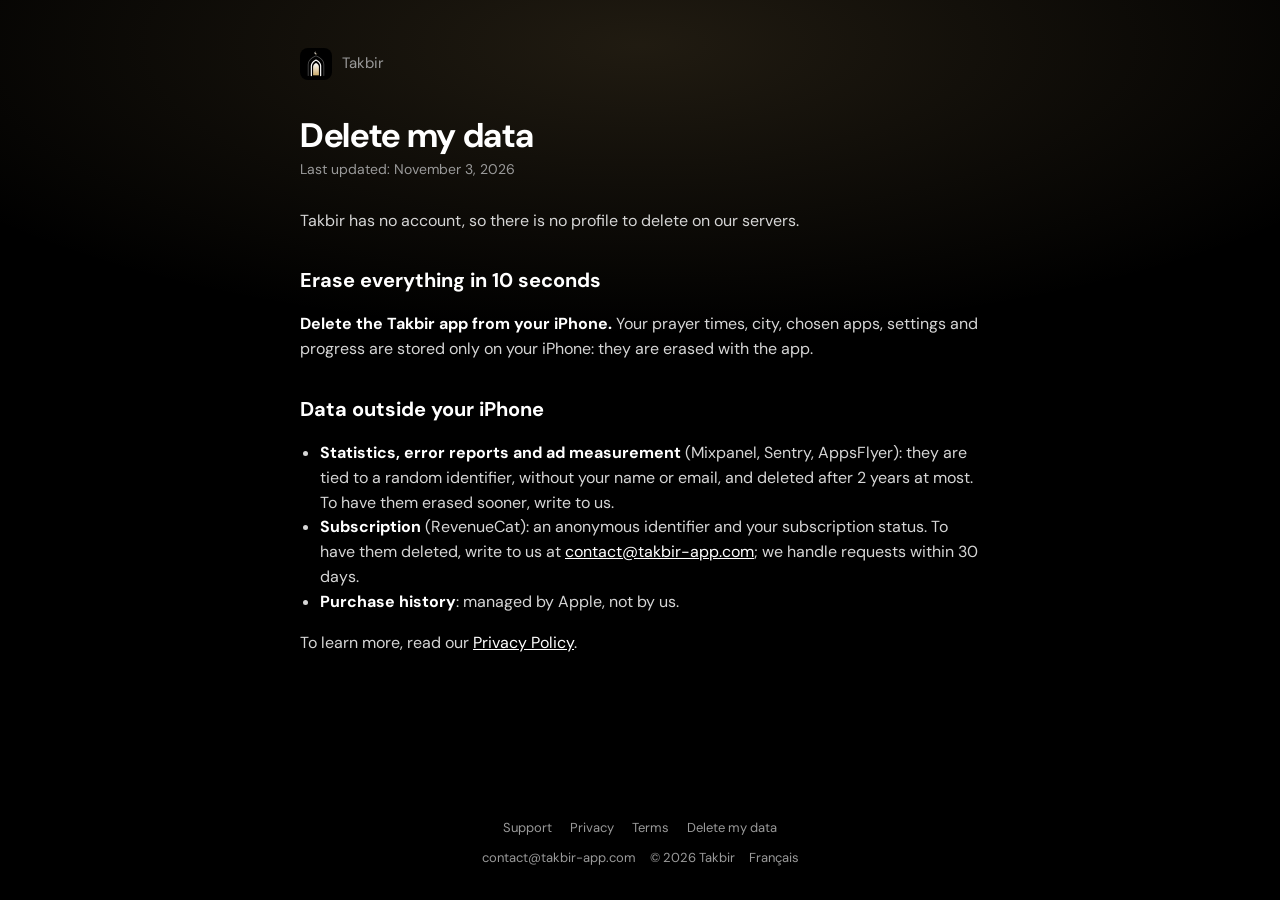
<file: delete-data.html>
<!doctype html>
<html lang="fr">
<head>
  <meta charset="utf-8">
  <meta name="viewport" content="width=device-width, initial-scale=1">
  <title>Supprimer mes données — Takbir</title>
  <meta name="title-fr" content="Supprimer mes données — Takbir">
  <meta name="title-en" content="Delete my data — Takbir">
  <meta name="theme-color" content="#000000">
  <meta name="apple-itunes-app" content="app-id=6829789838">
  <link rel="icon" href="icon.png">
  <link rel="apple-touch-icon" href="apple-touch-icon.png">
  <link rel="preconnect" href="https://fonts.googleapis.com">
  <link rel="preconnect" href="https://fonts.gstatic.com" crossorigin>
  <link href="https://fonts.googleapis.com/css2?family=DM+Sans:wght@400;500;600;700&display=swap" rel="stylesheet">
  <link rel="stylesheet" href="style.css">
  <script src="site.js"></script>
</head>
<body>
  <main class="doc">
    <a class="back" href="index.html"><img src="icon.png" alt="">Takbir</a>
    <h1 data-l="fr">Supprimer mes données</h1>
    <h1 data-l="en">Delete my data</h1>
    <p class="updated" data-l="fr">Dernière mise à jour : 3 novembre 2026</p>
    <p class="updated" data-l="en">Last updated: November 3, 2026</p>
    <div data-l="fr">
<p>Takbir n’a pas de compte : il n’y a donc pas de profil à supprimer sur nos serveurs.</p>

<h2>Tout effacer en 10 secondes</h2>
<p><strong>Supprime l’app Takbir de ton iPhone.</strong> Tes horaires, ta ville, tes apps choisies, tes réglages et ta progression sont stockés uniquement sur ton iPhone : ils sont effacés avec l’app.</p>

<h2>Les données hors de ton iPhone</h2>
<ul>
  <li><strong>Statistiques, rapports d’erreur et mesure publicitaire</strong> (Mixpanel, Sentry, AppsFlyer) : ils sont liés à un identifiant aléatoire, sans ton nom ni ton e-mail, et supprimés au bout de 2 ans au plus. Pour les faire effacer plus tôt, écris-nous.</li>
  <li><strong>Abonnement</strong> (RevenueCat) : un identifiant anonyme et l’état de ton abonnement. Pour les faire supprimer, écris-nous à <a data-email href="#"></a> ; nous traitons la demande sous 30 jours.</li>
  <li><strong>Historique d’achat</strong> : il est géré par Apple, pas par nous.</li>
</ul>

<p>Pour en savoir plus, consulte notre <a href="privacy.html">politique de confidentialité</a>.</p>
    </div>
    <div data-l="en">
<p>Takbir has no account, so there is no profile to delete on our servers.</p>

<h2>Erase everything in 10 seconds</h2>
<p><strong>Delete the Takbir app from your iPhone.</strong> Your prayer times, city, chosen apps, settings and progress are stored only on your iPhone: they are erased with the app.</p>

<h2>Data outside your iPhone</h2>
<ul>
  <li><strong>Statistics, error reports and ad measurement</strong> (Mixpanel, Sentry, AppsFlyer): they are tied to a random identifier, without your name or email, and deleted after 2 years at most. To have them erased sooner, write to us.</li>
  <li><strong>Subscription</strong> (RevenueCat): an anonymous identifier and your subscription status. To have them deleted, write to us at <a data-email href="#"></a>; we handle requests within 30 days.</li>
  <li><strong>Purchase history</strong>: managed by Apple, not by us.</li>
</ul>

<p>To learn more, read our <a href="privacy.html">Privacy Policy</a>.</p>
    </div>
  </main>

  <footer>
    <nav>
      <a href="support.html">Support</a>
      <a href="privacy.html"><span data-l="fr">Confidentialité</span><span data-l="en">Privacy</span></a>
      <a href="terms.html"><span data-l="fr">Conditions</span><span data-l="en">Terms</span></a>
      <a href="delete-data.html"><span data-l="fr">Supprimer mes données</span><span data-l="en">Delete my data</span></a>
    </nav>
    <div class="meta">
      <a data-email href="#"></a>
      <span>© 2026 Takbir</span>
      <a data-lang-toggle href="#"></a>
    </div>
  </footer>
</body>
</html>
</file>
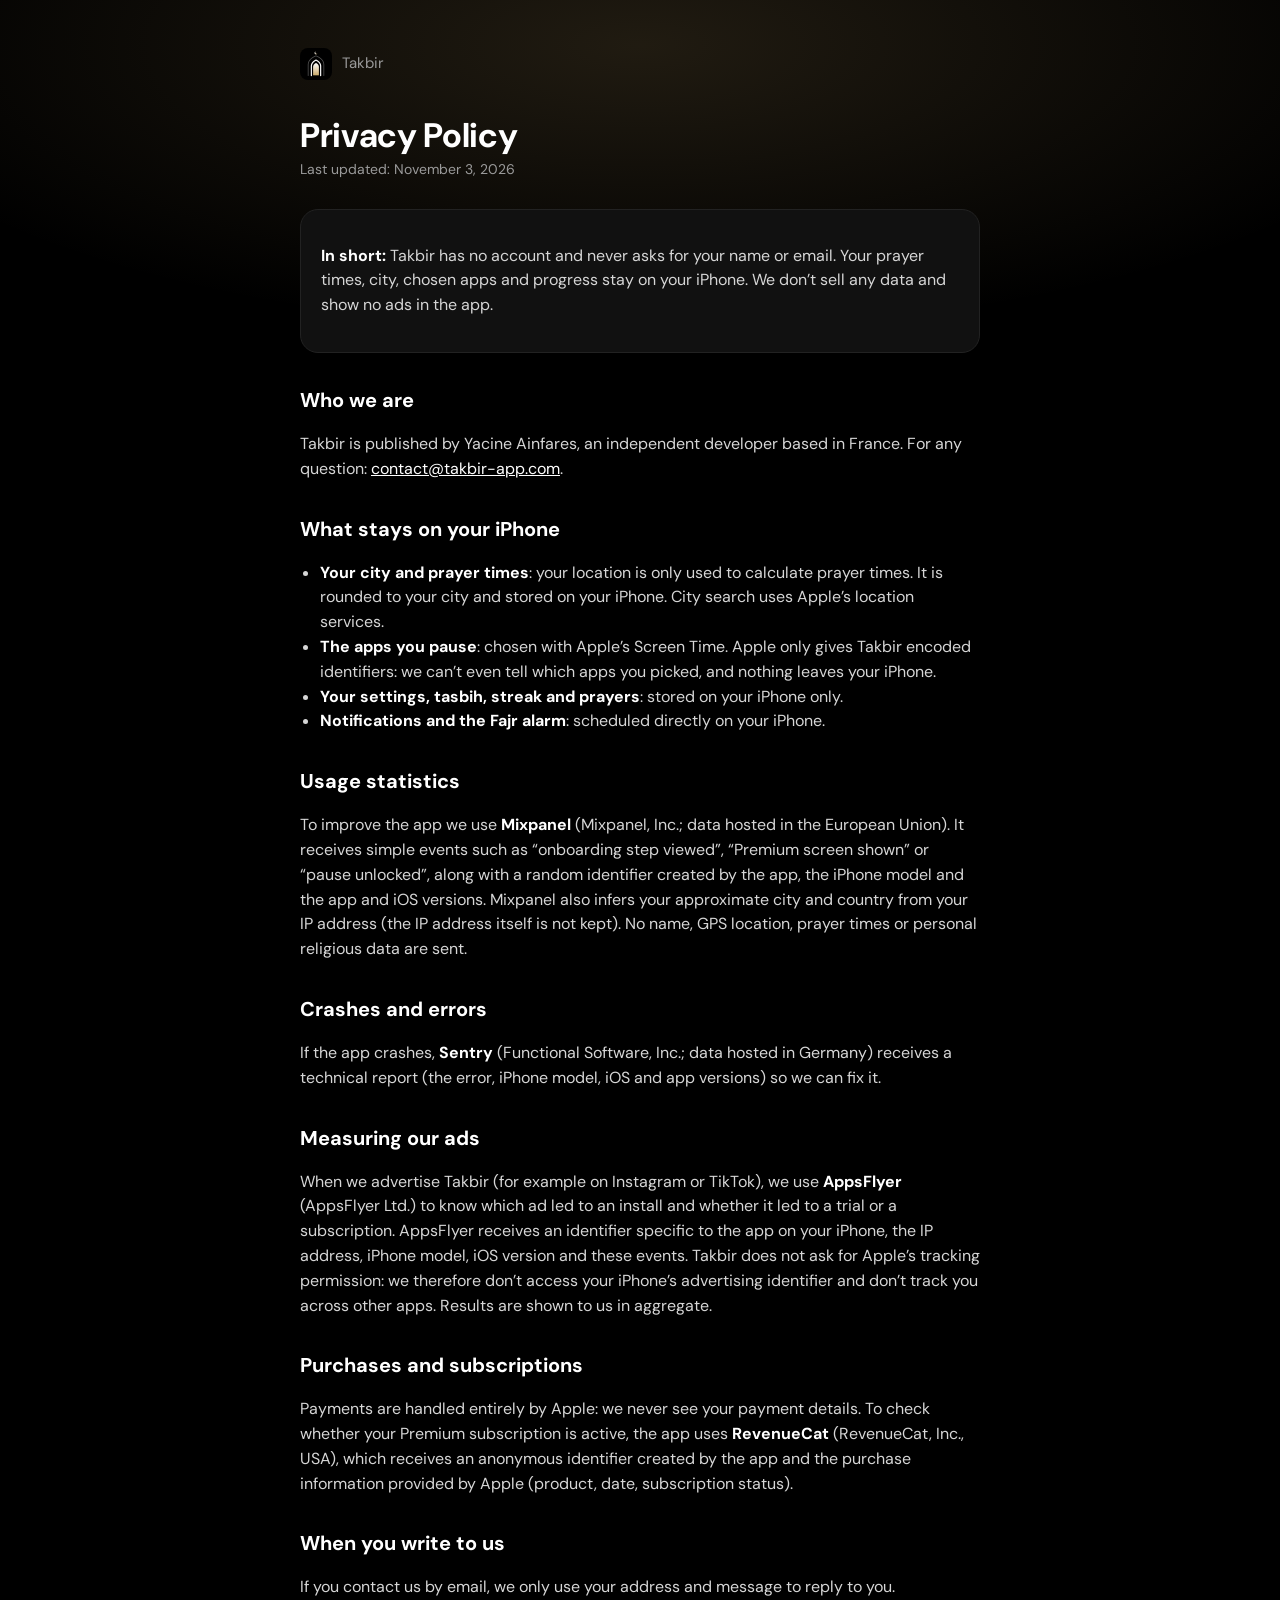
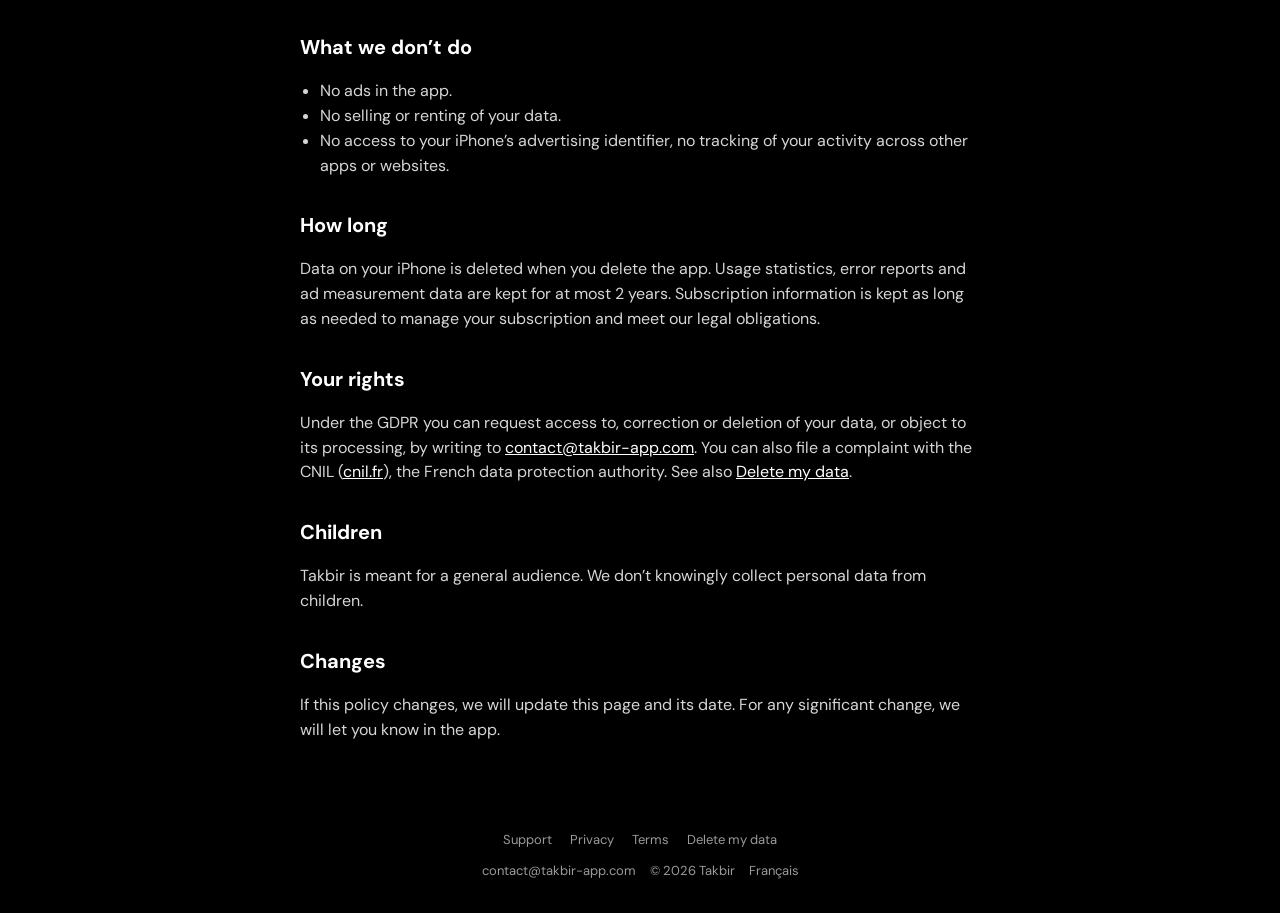
<file: privacy.html>
<!doctype html>
<html lang="fr">
<head>
  <meta charset="utf-8">
  <meta name="viewport" content="width=device-width, initial-scale=1">
  <title>Politique de confidentialité — Takbir</title>
  <meta name="title-fr" content="Politique de confidentialité — Takbir">
  <meta name="title-en" content="Privacy Policy — Takbir">
  <meta name="theme-color" content="#000000">
  <meta name="apple-itunes-app" content="app-id=6829789838">
  <link rel="icon" href="icon.png">
  <link rel="apple-touch-icon" href="apple-touch-icon.png">
  <link rel="preconnect" href="https://fonts.googleapis.com">
  <link rel="preconnect" href="https://fonts.gstatic.com" crossorigin>
  <link href="https://fonts.googleapis.com/css2?family=DM+Sans:wght@400;500;600;700&display=swap" rel="stylesheet">
  <link rel="stylesheet" href="style.css">
  <script src="site.js"></script>
</head>
<body>
  <main class="doc">
    <a class="back" href="index.html"><img src="icon.png" alt="">Takbir</a>
    <h1 data-l="fr">Politique de confidentialité</h1>
    <h1 data-l="en">Privacy Policy</h1>
    <p class="updated" data-l="fr">Dernière mise à jour : 3 novembre 2026</p>
    <p class="updated" data-l="en">Last updated: November 3, 2026</p>
    <div data-l="fr">
<div class="card"><p><strong>En bref :</strong> Takbir n’a pas de compte et ne te demande ni ton nom ni ton e-mail. Tes horaires, ta ville, tes apps choisies et ta progression restent sur ton iPhone. Nous ne vendons aucune donnée et n’affichons aucune publicité dans l’app.</p></div>

<h2>Qui sommes-nous ?</h2>
<p>Takbir est une application éditée par Yacine Ainfares, développeur indépendant basé en France. Pour toute question : <a data-email href="#"></a>.</p>

<h2>Ce qui reste sur ton iPhone</h2>
<ul>
  <li><strong>Ta ville et tes horaires de prière</strong> : ta position sert uniquement à calculer les horaires. Elle est arrondie à la ville et enregistrée sur ton iPhone. La recherche de ville passe par les services de localisation d’Apple.</li>
  <li><strong>Les apps mises en pause</strong> : elles sont choisies avec le Temps d’écran d’Apple. Apple ne transmet à Takbir que des identifiants codés : nous ne pouvons même pas savoir quelles apps tu as choisies, et rien ne quitte ton iPhone.</li>
  <li><strong>Tes réglages, tes tasbih, ta série et tes prières</strong> : enregistrés sur ton iPhone uniquement.</li>
  <li><strong>Les notifications et le réveil Fajr</strong> : programmés directement sur ton iPhone.</li>
</ul>

<h2>Statistiques d’utilisation</h2>
<p>Pour améliorer l’app, nous utilisons <strong>Mixpanel</strong> (Mixpanel, Inc. ; données hébergées dans l’Union européenne). Il reçoit des événements simples, par exemple « étape de l’accueil vue », « écran Premium affiché » ou « pause débloquée », avec un identifiant aléatoire créé par l’app, le modèle d’iPhone et les versions de l’app et d’iOS. Mixpanel en déduit aussi la ville et le pays approximatifs à partir de l’adresse IP (l’adresse IP elle-même n’est pas conservée). Aucun nom, aucune position GPS, aucun horaire ni aucune donnée religieuse personnelle n’est envoyé.</p>

<h2>Plantages et erreurs</h2>
<p>Si l’app plante, <strong>Sentry</strong> (Functional Software, Inc. ; données hébergées en Allemagne) reçoit un rapport technique (l’erreur, le modèle d’iPhone, la version d’iOS et de l’app) pour que nous puissions la corriger.</p>

<h2>Mesure de nos publicités</h2>
<p>Quand nous faisons de la publicité pour Takbir (par exemple sur Instagram ou TikTok), nous utilisons <strong>AppsFlyer</strong> (AppsFlyer Ltd.) pour savoir quelle publicité a mené à l’installation, et si elle a donné lieu à un essai ou un abonnement. AppsFlyer reçoit un identifiant propre à l’app sur ton iPhone, l’adresse IP, le modèle d’iPhone, la version d’iOS et ces événements. Takbir ne te demande pas l’autorisation de suivi d’Apple : nous n’accédons donc pas à l’identifiant publicitaire de ton iPhone et ne te suivons pas dans les autres apps. Les résultats nous sont montrés de façon regroupée.</p>

<h2>Achats et abonnements</h2>
<p>Les paiements sont entièrement gérés par Apple : nous ne voyons jamais tes informations de paiement. Pour vérifier si ton abonnement Premium est actif, l’app utilise <strong>RevenueCat</strong> (RevenueCat, Inc., États-Unis), qui reçoit un identifiant anonyme créé par l’app et les informations d’achat fournies par Apple (produit, date, état de l’abonnement).</p>

<h2>Quand tu nous écris</h2>
<p>Si tu nous contactes par e-mail, nous utilisons ton adresse et ton message uniquement pour te répondre.</p>

<h2>Ce que nous ne faisons pas</h2>
<ul>
  <li>Pas de publicité dans l’app.</li>
  <li>Pas de vente ni de location de tes données.</li>
  <li>Pas d’accès à l’identifiant publicitaire de ton iPhone, pas de suivi de ton activité dans les autres apps ou sites.</li>
</ul>

<h2>Combien de temps ?</h2>
<p>Les données sur ton iPhone sont supprimées quand tu supprimes l’app. Les statistiques d’usage, rapports d’erreur et données de mesure publicitaire sont conservés au plus 2 ans. Les informations d’abonnement sont conservées tant que nécessaire pour gérer ton abonnement et respecter nos obligations légales.</p>

<h2>Tes droits</h2>
<p>Conformément au RGPD, tu peux demander l’accès, la rectification ou la suppression de tes données, ou t’opposer à leur traitement, en écrivant à <a data-email href="#"></a>. Tu peux aussi déposer une réclamation auprès de la CNIL (<a href="https://www.cnil.fr">cnil.fr</a>). Voir aussi la page <a href="delete-data.html">Supprimer mes données</a>.</p>

<h2>Enfants</h2>
<p>Takbir s’adresse à un public général. Nous ne collectons pas sciemment de données personnelles d’enfants.</p>

<h2>Changements</h2>
<p>Si cette politique change, nous mettrons à jour cette page et sa date. En cas de changement important, nous te préviendrons dans l’app.</p>
    </div>
    <div data-l="en">
<div class="card"><p><strong>In short:</strong> Takbir has no account and never asks for your name or email. Your prayer times, city, chosen apps and progress stay on your iPhone. We don’t sell any data and show no ads in the app.</p></div>

<h2>Who we are</h2>
<p>Takbir is published by Yacine Ainfares, an independent developer based in France. For any question: <a data-email href="#"></a>.</p>

<h2>What stays on your iPhone</h2>
<ul>
  <li><strong>Your city and prayer times</strong>: your location is only used to calculate prayer times. It is rounded to your city and stored on your iPhone. City search uses Apple’s location services.</li>
  <li><strong>The apps you pause</strong>: chosen with Apple’s Screen Time. Apple only gives Takbir encoded identifiers: we can’t even tell which apps you picked, and nothing leaves your iPhone.</li>
  <li><strong>Your settings, tasbih, streak and prayers</strong>: stored on your iPhone only.</li>
  <li><strong>Notifications and the Fajr alarm</strong>: scheduled directly on your iPhone.</li>
</ul>

<h2>Usage statistics</h2>
<p>To improve the app we use <strong>Mixpanel</strong> (Mixpanel, Inc.; data hosted in the European Union). It receives simple events such as “onboarding step viewed”, “Premium screen shown” or “pause unlocked”, along with a random identifier created by the app, the iPhone model and the app and iOS versions. Mixpanel also infers your approximate city and country from your IP address (the IP address itself is not kept). No name, GPS location, prayer times or personal religious data are sent.</p>

<h2>Crashes and errors</h2>
<p>If the app crashes, <strong>Sentry</strong> (Functional Software, Inc.; data hosted in Germany) receives a technical report (the error, iPhone model, iOS and app versions) so we can fix it.</p>

<h2>Measuring our ads</h2>
<p>When we advertise Takbir (for example on Instagram or TikTok), we use <strong>AppsFlyer</strong> (AppsFlyer Ltd.) to know which ad led to an install and whether it led to a trial or a subscription. AppsFlyer receives an identifier specific to the app on your iPhone, the IP address, iPhone model, iOS version and these events. Takbir does not ask for Apple’s tracking permission: we therefore don’t access your iPhone’s advertising identifier and don’t track you across other apps. Results are shown to us in aggregate.</p>

<h2>Purchases and subscriptions</h2>
<p>Payments are handled entirely by Apple: we never see your payment details. To check whether your Premium subscription is active, the app uses <strong>RevenueCat</strong> (RevenueCat, Inc., USA), which receives an anonymous identifier created by the app and the purchase information provided by Apple (product, date, subscription status).</p>

<h2>When you write to us</h2>
<p>If you contact us by email, we only use your address and message to reply to you.</p>

<h2>What we don’t do</h2>
<ul>
  <li>No ads in the app.</li>
  <li>No selling or renting of your data.</li>
  <li>No access to your iPhone’s advertising identifier, no tracking of your activity across other apps or websites.</li>
</ul>

<h2>How long</h2>
<p>Data on your iPhone is deleted when you delete the app. Usage statistics, error reports and ad measurement data are kept for at most 2 years. Subscription information is kept as long as needed to manage your subscription and meet our legal obligations.</p>

<h2>Your rights</h2>
<p>Under the GDPR you can request access to, correction or deletion of your data, or object to its processing, by writing to <a data-email href="#"></a>. You can also file a complaint with the CNIL (<a href="https://www.cnil.fr">cnil.fr</a>), the French data protection authority. See also <a href="delete-data.html">Delete my data</a>.</p>

<h2>Children</h2>
<p>Takbir is meant for a general audience. We don’t knowingly collect personal data from children.</p>

<h2>Changes</h2>
<p>If this policy changes, we will update this page and its date. For any significant change, we will let you know in the app.</p>
    </div>
  </main>

  <footer>
    <nav>
      <a href="support.html">Support</a>
      <a href="privacy.html"><span data-l="fr">Confidentialité</span><span data-l="en">Privacy</span></a>
      <a href="terms.html"><span data-l="fr">Conditions</span><span data-l="en">Terms</span></a>
      <a href="delete-data.html"><span data-l="fr">Supprimer mes données</span><span data-l="en">Delete my data</span></a>
    </nav>
    <div class="meta">
      <a data-email href="#"></a>
      <span>© 2026 Takbir</span>
      <a data-lang-toggle href="#"></a>
    </div>
  </footer>
</body>
</html>
</file>
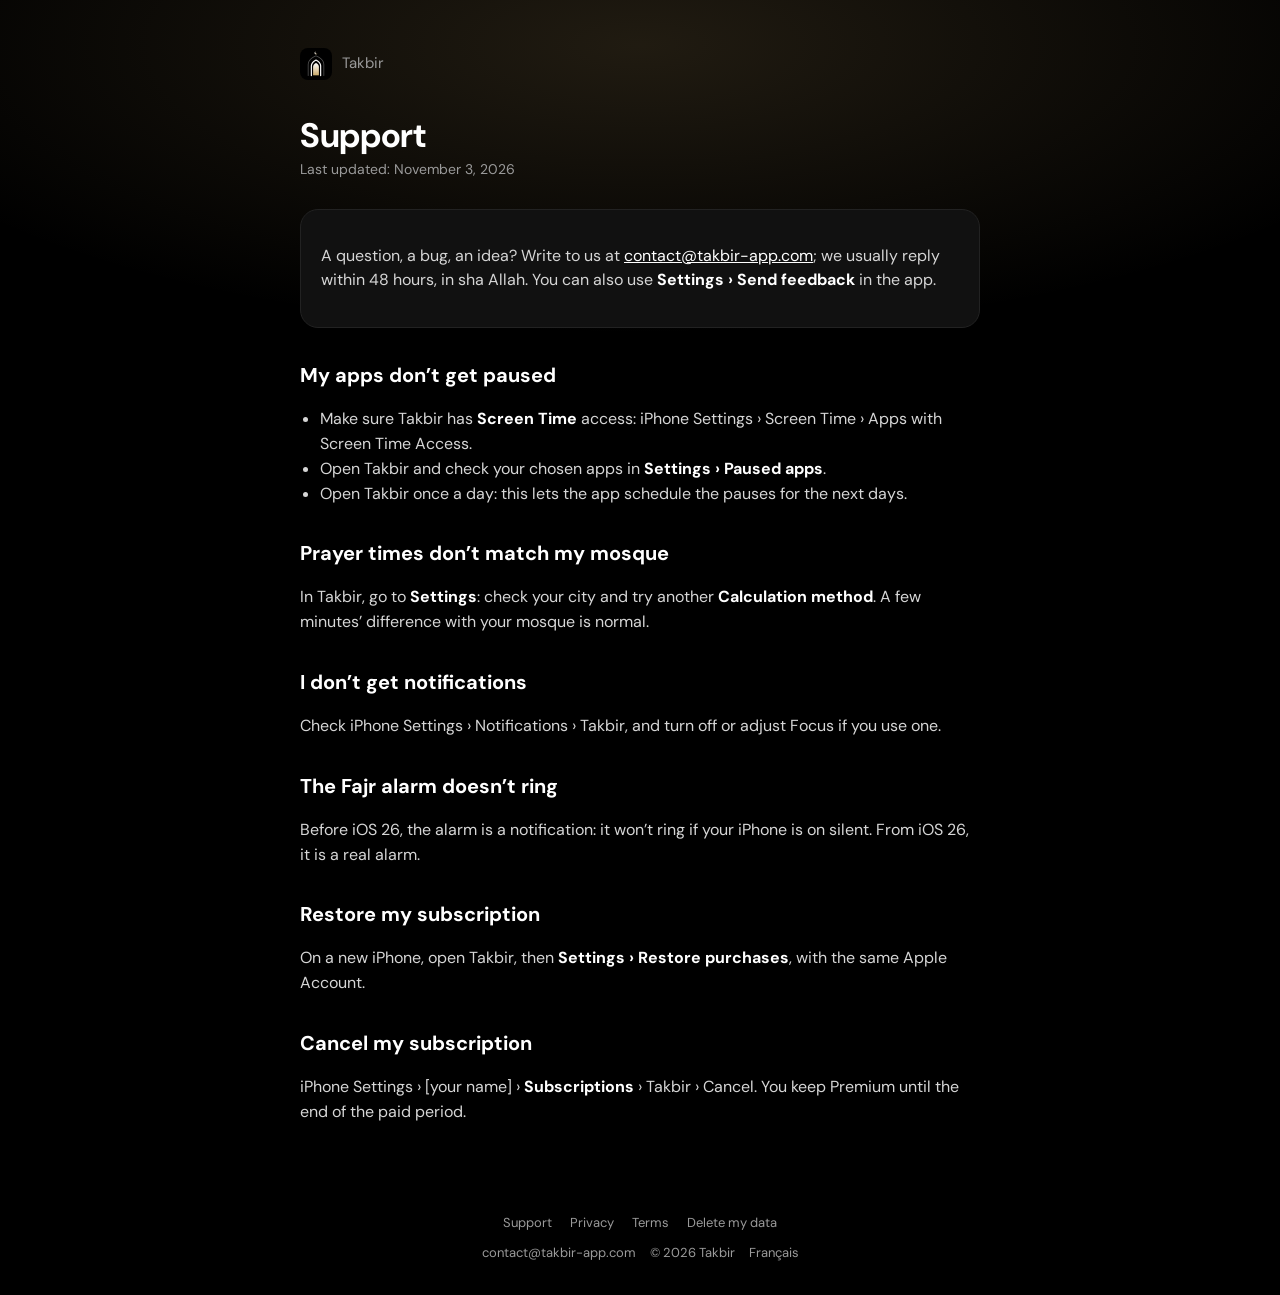
<file: support.html>
<!doctype html>
<html lang="fr">
<head>
  <meta charset="utf-8">
  <meta name="viewport" content="width=device-width, initial-scale=1">
  <title>Support — Takbir</title>
  <meta name="title-fr" content="Support — Takbir">
  <meta name="title-en" content="Support — Takbir">
  <meta name="theme-color" content="#000000">
  <meta name="apple-itunes-app" content="app-id=6829789838">
  <link rel="icon" href="icon.png">
  <link rel="apple-touch-icon" href="apple-touch-icon.png">
  <link rel="preconnect" href="https://fonts.googleapis.com">
  <link rel="preconnect" href="https://fonts.gstatic.com" crossorigin>
  <link href="https://fonts.googleapis.com/css2?family=DM+Sans:wght@400;500;600;700&display=swap" rel="stylesheet">
  <link rel="stylesheet" href="style.css">
  <script src="site.js"></script>
</head>
<body>
  <main class="doc">
    <a class="back" href="index.html"><img src="icon.png" alt="">Takbir</a>
    <h1 data-l="fr">Support</h1>
    <h1 data-l="en">Support</h1>
    <p class="updated" data-l="fr">Dernière mise à jour : 3 novembre 2026</p>
    <p class="updated" data-l="en">Last updated: November 3, 2026</p>
    <div data-l="fr">
<div class="card"><p>Une question, un bug, une idée ? Écris-nous à <a data-email href="#"></a>, nous répondons en général sous 48 h, in sha Allah. Tu peux aussi utiliser <strong>Réglages › Envoyer un retour</strong> dans l’app.</p></div>

<h2>Mes apps ne se mettent pas en pause</h2>
<ul>
  <li>Vérifie que Takbir a bien l’autorisation <strong>Temps d’écran</strong> : Réglages de l’iPhone › Temps d’écran › Apps avec accès au Temps d’écran.</li>
  <li>Ouvre Takbir et vérifie tes apps choisies dans <strong>Réglages › Apps en pause</strong>.</li>
  <li>Ouvre Takbir une fois par jour : cela permet à l’app de programmer les pauses des jours suivants.</li>
</ul>

<h2>Les horaires ne correspondent pas à ma mosquée</h2>
<p>Dans Takbir, va dans <strong>Réglages</strong> : vérifie ta ville et essaie une autre <strong>Méthode de calcul</strong>. Quelques minutes d’écart avec ta mosquée sont normales.</p>

<h2>Je ne reçois pas les notifications</h2>
<p>Vérifie Réglages de l’iPhone › Notifications › Takbir, et désactive ou ajuste le mode Concentration si tu en utilises un.</p>

<h2>Le réveil Fajr ne sonne pas</h2>
<p>Avant iOS 26, le réveil est une notification : il ne sonne pas si ton iPhone est en mode silencieux. À partir d’iOS 26, c’est une vraie alarme.</p>

<h2>Restaurer mon abonnement</h2>
<p>Sur un nouvel iPhone, ouvre Takbir puis <strong>Réglages › Restaurer mes achats</strong>, avec le même compte Apple.</p>

<h2>Annuler mon abonnement</h2>
<p>Réglages de l’iPhone › [ton nom] › <strong>Abonnements</strong> › Takbir › Annuler. Tu gardes Premium jusqu’à la fin de la période payée.</p>
    </div>
    <div data-l="en">
<div class="card"><p>A question, a bug, an idea? Write to us at <a data-email href="#"></a>; we usually reply within 48 hours, in sha Allah. You can also use <strong>Settings › Send feedback</strong> in the app.</p></div>

<h2>My apps don’t get paused</h2>
<ul>
  <li>Make sure Takbir has <strong>Screen Time</strong> access: iPhone Settings › Screen Time › Apps with Screen Time Access.</li>
  <li>Open Takbir and check your chosen apps in <strong>Settings › Paused apps</strong>.</li>
  <li>Open Takbir once a day: this lets the app schedule the pauses for the next days.</li>
</ul>

<h2>Prayer times don’t match my mosque</h2>
<p>In Takbir, go to <strong>Settings</strong>: check your city and try another <strong>Calculation method</strong>. A few minutes’ difference with your mosque is normal.</p>

<h2>I don’t get notifications</h2>
<p>Check iPhone Settings › Notifications › Takbir, and turn off or adjust Focus if you use one.</p>

<h2>The Fajr alarm doesn’t ring</h2>
<p>Before iOS 26, the alarm is a notification: it won’t ring if your iPhone is on silent. From iOS 26, it is a real alarm.</p>

<h2>Restore my subscription</h2>
<p>On a new iPhone, open Takbir, then <strong>Settings › Restore purchases</strong>, with the same Apple Account.</p>

<h2>Cancel my subscription</h2>
<p>iPhone Settings › [your name] › <strong>Subscriptions</strong> › Takbir › Cancel. You keep Premium until the end of the paid period.</p>
    </div>
  </main>

  <footer>
    <nav>
      <a href="support.html">Support</a>
      <a href="privacy.html"><span data-l="fr">Confidentialité</span><span data-l="en">Privacy</span></a>
      <a href="terms.html"><span data-l="fr">Conditions</span><span data-l="en">Terms</span></a>
      <a href="delete-data.html"><span data-l="fr">Supprimer mes données</span><span data-l="en">Delete my data</span></a>
    </nav>
    <div class="meta">
      <a data-email href="#"></a>
      <span>© 2026 Takbir</span>
      <a data-lang-toggle href="#"></a>
    </div>
  </footer>
</body>
</html>
</file>
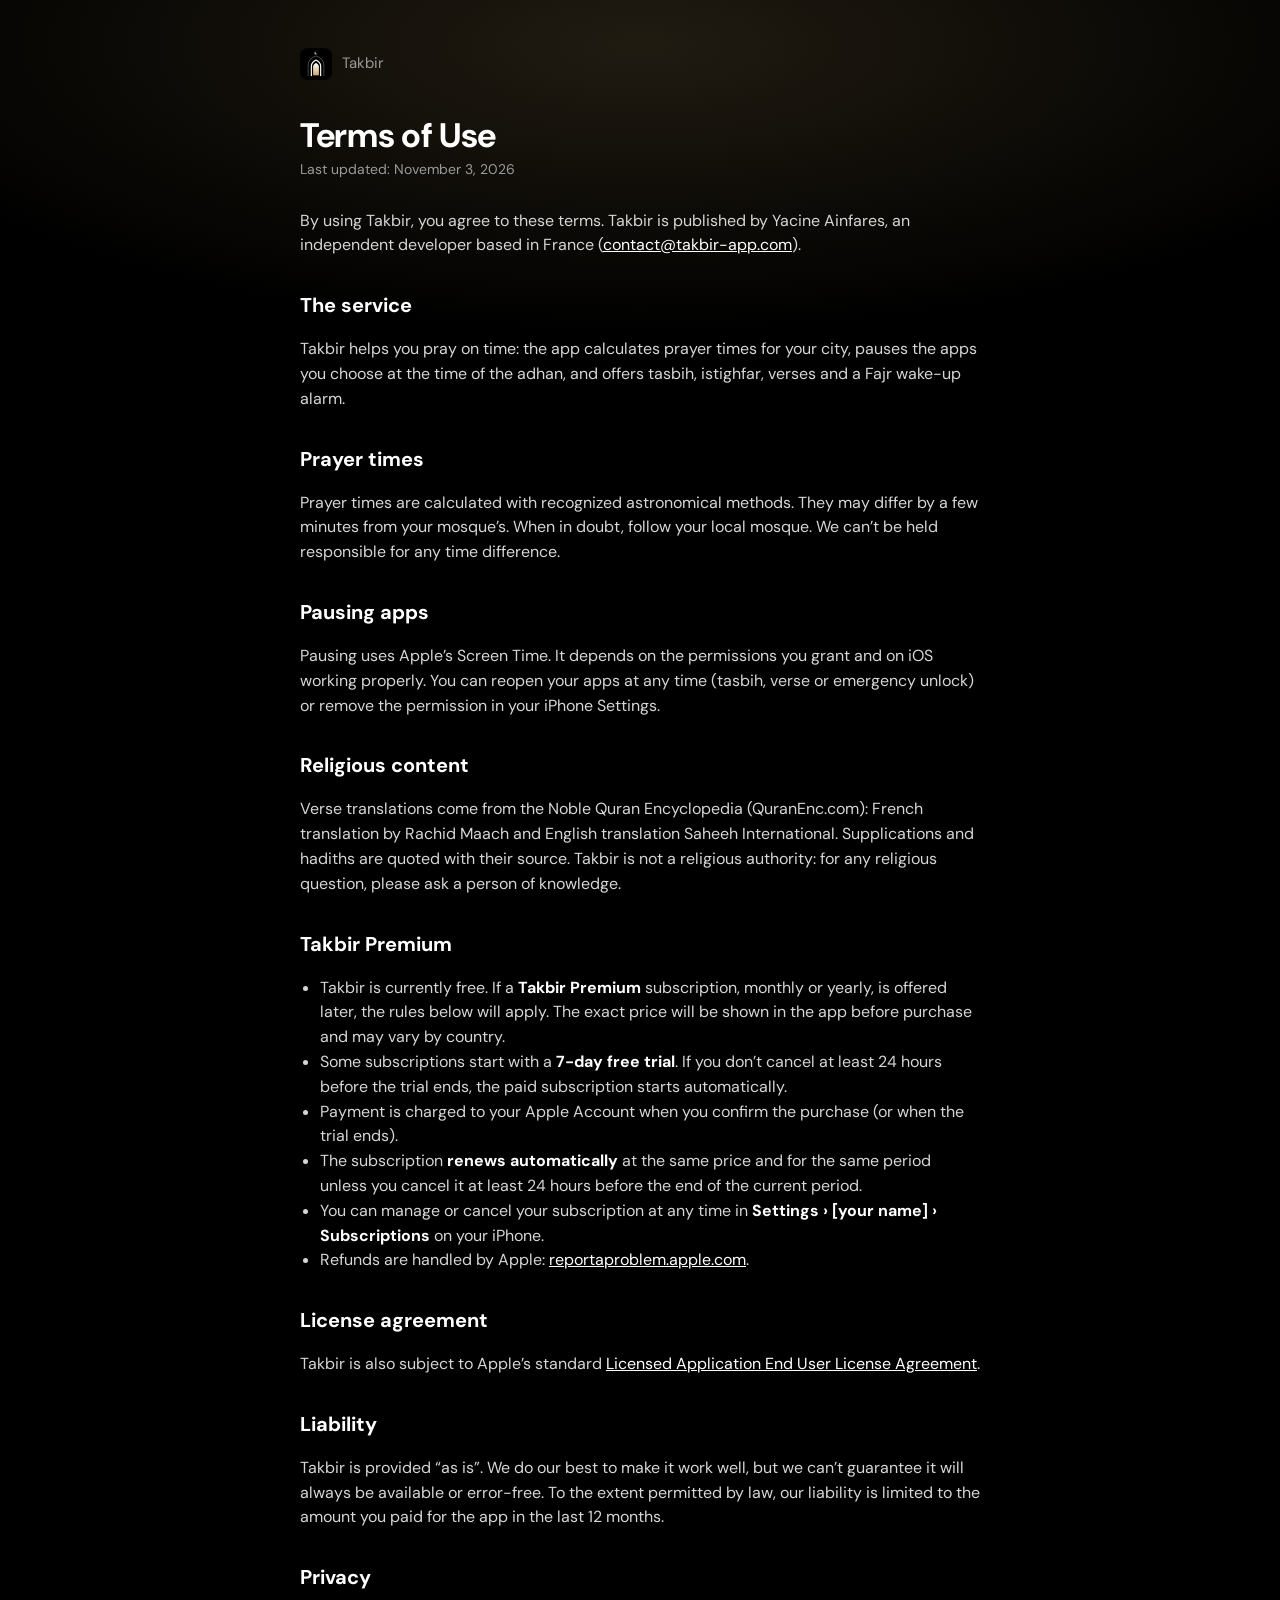
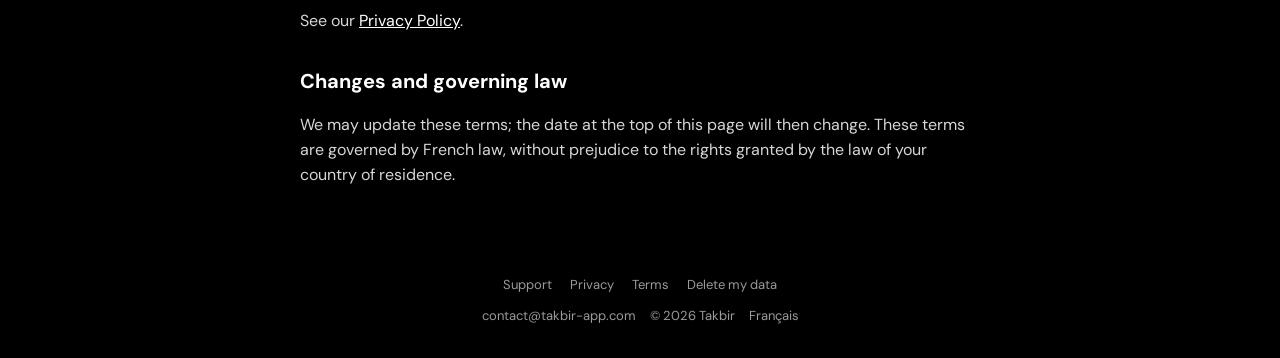
<file: terms.html>
<!doctype html>
<html lang="fr">
<head>
  <meta charset="utf-8">
  <meta name="viewport" content="width=device-width, initial-scale=1">
  <title>Conditions d’utilisation — Takbir</title>
  <meta name="title-fr" content="Conditions d’utilisation — Takbir">
  <meta name="title-en" content="Terms of Use — Takbir">
  <meta name="theme-color" content="#000000">
  <meta name="apple-itunes-app" content="app-id=6829789838">
  <link rel="icon" href="icon.png">
  <link rel="apple-touch-icon" href="apple-touch-icon.png">
  <link rel="preconnect" href="https://fonts.googleapis.com">
  <link rel="preconnect" href="https://fonts.gstatic.com" crossorigin>
  <link href="https://fonts.googleapis.com/css2?family=DM+Sans:wght@400;500;600;700&display=swap" rel="stylesheet">
  <link rel="stylesheet" href="style.css">
  <script src="site.js"></script>
</head>
<body>
  <main class="doc">
    <a class="back" href="index.html"><img src="icon.png" alt="">Takbir</a>
    <h1 data-l="fr">Conditions d’utilisation</h1>
    <h1 data-l="en">Terms of Use</h1>
    <p class="updated" data-l="fr">Dernière mise à jour : 3 novembre 2026</p>
    <p class="updated" data-l="en">Last updated: November 3, 2026</p>
    <div data-l="fr">
<p>En utilisant Takbir, tu acceptes ces conditions. Takbir est édité par Yacine Ainfares, développeur indépendant basé en France (<a data-email href="#"></a>).</p>

<h2>Le service</h2>
<p>Takbir t’aide à prier à l’heure : l’app calcule les horaires de prière selon ta ville, met en pause les apps que tu choisis à l’heure de l’adhan, et propose tasbih, istighfar, versets et un réveil pour Fajr.</p>

<h2>Horaires de prière</h2>
<p>Les horaires sont calculés à partir de méthodes astronomiques reconnues. Ils peuvent différer de quelques minutes de ceux de ta mosquée. En cas de doute, fie-toi à ta mosquée locale. Nous ne pouvons pas être tenus responsables d’un écart d’horaire.</p>

<h2>La mise en pause des apps</h2>
<p>La pause utilise le Temps d’écran d’Apple. Elle dépend des autorisations que tu donnes et du bon fonctionnement d’iOS. Tu peux à tout moment rouvrir tes apps (tasbih, verset ou déblocage d’urgence) ou retirer l’autorisation dans les Réglages de ton iPhone.</p>

<h2>Contenus religieux</h2>
<p>Les traductions des versets proviennent de l’Encyclopédie du Noble Coran (QuranEnc.com) : traduction française de Rachid Maach et traduction anglaise Saheeh International. Les invocations et hadiths sont cités avec leur source. Takbir n’est pas une autorité religieuse : pour toute question de religion, adresse-toi à une personne de science.</p>

<h2>Takbir Premium</h2>
<ul>
  <li>Takbir est actuellement gratuit. Si un abonnement <strong>Takbir Premium</strong>, mensuel ou annuel, est proposé plus tard, les règles ci-dessous s’appliqueront. Le prix exact s’affichera dans l’app avant l’achat et pourra varier selon le pays.</li>
  <li>Certains abonnements commencent par un <strong>essai gratuit de 7 jours</strong>. Si tu n’annules pas au moins 24 heures avant la fin de l’essai, l’abonnement payant démarre automatiquement.</li>
  <li>Le paiement est débité sur ton compte Apple à la confirmation de l’achat (ou à la fin de l’essai).</li>
  <li>L’abonnement <strong>se renouvelle automatiquement</strong>, au même prix et pour la même durée, sauf si tu l’annules au moins 24 heures avant la fin de la période en cours.</li>
  <li>Tu peux gérer ou annuler ton abonnement à tout moment dans <strong>Réglages › [ton nom] › Abonnements</strong> sur ton iPhone.</li>
  <li>Les remboursements sont gérés par Apple : <a href="https://reportaproblem.apple.com">reportaproblem.apple.com</a>.</li>
</ul>

<h2>Contrat de licence</h2>
<p>Takbir est aussi soumis au contrat de licence standard d’Apple pour les apps (<a href="https://www.apple.com/legal/internet-services/itunes/dev/stdeula/">Licensed Application End User License Agreement</a>).</p>

<h2>Responsabilité</h2>
<p>Takbir est fourni « tel quel ». Nous faisons de notre mieux pour qu’il fonctionne bien, mais nous ne pouvons pas garantir qu’il sera toujours disponible ou sans erreur. Dans les limites permises par la loi, notre responsabilité est limitée au montant que tu as payé pour l’app au cours des 12 derniers mois.</p>

<h2>Vie privée</h2>
<p>Voir notre <a href="privacy.html">politique de confidentialité</a>.</p>

<h2>Changements et droit applicable</h2>
<p>Nous pouvons modifier ces conditions ; la date en haut de la page sera alors mise à jour. Ces conditions sont soumises au droit français, sans préjudice des droits que te donne la loi de ton pays de résidence.</p>
    </div>
    <div data-l="en">
<p>By using Takbir, you agree to these terms. Takbir is published by Yacine Ainfares, an independent developer based in France (<a data-email href="#"></a>).</p>

<h2>The service</h2>
<p>Takbir helps you pray on time: the app calculates prayer times for your city, pauses the apps you choose at the time of the adhan, and offers tasbih, istighfar, verses and a Fajr wake-up alarm.</p>

<h2>Prayer times</h2>
<p>Prayer times are calculated with recognized astronomical methods. They may differ by a few minutes from your mosque’s. When in doubt, follow your local mosque. We can’t be held responsible for any time difference.</p>

<h2>Pausing apps</h2>
<p>Pausing uses Apple’s Screen Time. It depends on the permissions you grant and on iOS working properly. You can reopen your apps at any time (tasbih, verse or emergency unlock) or remove the permission in your iPhone Settings.</p>

<h2>Religious content</h2>
<p>Verse translations come from the Noble Quran Encyclopedia (QuranEnc.com): French translation by Rachid Maach and English translation Saheeh International. Supplications and hadiths are quoted with their source. Takbir is not a religious authority: for any religious question, please ask a person of knowledge.</p>

<h2>Takbir Premium</h2>
<ul>
  <li>Takbir is currently free. If a <strong>Takbir Premium</strong> subscription, monthly or yearly, is offered later, the rules below will apply. The exact price will be shown in the app before purchase and may vary by country.</li>
  <li>Some subscriptions start with a <strong>7-day free trial</strong>. If you don’t cancel at least 24 hours before the trial ends, the paid subscription starts automatically.</li>
  <li>Payment is charged to your Apple Account when you confirm the purchase (or when the trial ends).</li>
  <li>The subscription <strong>renews automatically</strong> at the same price and for the same period unless you cancel it at least 24 hours before the end of the current period.</li>
  <li>You can manage or cancel your subscription at any time in <strong>Settings › [your name] › Subscriptions</strong> on your iPhone.</li>
  <li>Refunds are handled by Apple: <a href="https://reportaproblem.apple.com">reportaproblem.apple.com</a>.</li>
</ul>

<h2>License agreement</h2>
<p>Takbir is also subject to Apple’s standard <a href="https://www.apple.com/legal/internet-services/itunes/dev/stdeula/">Licensed Application End User License Agreement</a>.</p>

<h2>Liability</h2>
<p>Takbir is provided “as is”. We do our best to make it work well, but we can’t guarantee it will always be available or error-free. To the extent permitted by law, our liability is limited to the amount you paid for the app in the last 12 months.</p>

<h2>Privacy</h2>
<p>See our <a href="privacy.html">Privacy Policy</a>.</p>

<h2>Changes and governing law</h2>
<p>We may update these terms; the date at the top of this page will then change. These terms are governed by French law, without prejudice to the rights granted by the law of your country of residence.</p>
    </div>
  </main>

  <footer>
    <nav>
      <a href="support.html">Support</a>
      <a href="privacy.html"><span data-l="fr">Confidentialité</span><span data-l="en">Privacy</span></a>
      <a href="terms.html"><span data-l="fr">Conditions</span><span data-l="en">Terms</span></a>
      <a href="delete-data.html"><span data-l="fr">Supprimer mes données</span><span data-l="en">Delete my data</span></a>
    </nav>
    <div class="meta">
      <a data-email href="#"></a>
      <span>© 2026 Takbir</span>
      <a data-lang-toggle href="#"></a>
    </div>
  </footer>
</body>
</html>
</file>
<file: style.css>
/* Takbir — « Noir et blanc, touche d'or », comme dans l'app. */

:root {
  --background: #000;
  --card: #111;
  --border: #222;
  --text: #fff;
  --secondary: #9a9a9a;
  --gold: #c9a86a;
  --gold-gradient: linear-gradient(180deg, #ffffff 0%, #c9a86a 100%);
}

* { box-sizing: border-box; }

/* Une seule langue visible à la fois */
html[data-lang="fr"] [data-l="en"],
html[data-lang="en"] [data-l="fr"] { display: none !important; }

html, body { margin: 0; min-height: 100%; }

body {
  background: var(--background);
  color: var(--text);
  font-family: "DM Sans", -apple-system, BlinkMacSystemFont, "Segoe UI", sans-serif;
  line-height: 1.55;
  -webkit-font-smoothing: antialiased;
  display: flex;
  flex-direction: column;
  min-height: 100vh;
}

/* Halo doré discret en haut de page */
body::before {
  content: "";
  position: fixed;
  inset: -30vh -20vw auto;
  height: 70vh;
  background: radial-gradient(ellipse at center, rgba(201, 168, 106, 0.16), transparent 65%);
  pointer-events: none;
  z-index: -1;
}

a { color: var(--text); }

main {
  flex: 1;
  width: 100%;
  max-width: 720px;
  margin: 0 auto;
  padding: 48px 20px;
}

/* ---------- Accueil ---------- */

.hero {
  min-height: calc(100vh - 140px);
  display: flex;
  flex-direction: column;
  align-items: center;
  justify-content: center;
  text-align: center;
  gap: 22px;
}

.app-icon {
  width: 112px;
  height: 112px;
  border-radius: 25px;
  border: 1px solid var(--border);
  box-shadow: 0 20px 60px rgba(201, 168, 106, 0.18);
}

.hero h1 {
  margin: 8px 0 0;
  font-size: clamp(34px, 7vw, 56px);
  line-height: 1.08;
  letter-spacing: -0.02em;
  font-weight: 700;
}

.gold {
  background: var(--gold-gradient);
  -webkit-background-clip: text;
  background-clip: text;
  color: transparent;
}

.hero p {
  margin: 0;
  max-width: 460px;
  font-size: 18px;
  color: var(--secondary);
}

.store-button {
  display: inline-flex;
  align-items: center;
  gap: 10px;
  margin-top: 8px;
  padding: 12px 22px;
  border-radius: 14px;
  background: var(--text);
  color: #000;
  text-decoration: none;
  font-weight: 600;
  transition: transform 0.15s ease;
}
.store-button:hover { transform: translateY(-1px); }
.store-button svg { width: 22px; height: 22px; }
.store-button small { display: block; font-size: 11px; font-weight: 500; line-height: 1.1; }
.store-button span { text-align: left; line-height: 1.15; }

.features {
  display: flex;
  flex-wrap: wrap;
  justify-content: center;
  gap: 8px;
  margin-top: 6px;
}
.features li {
  list-style: none;
  padding: 6px 12px;
  border: 1px solid var(--border);
  border-radius: 999px;
  background: var(--card);
  font-size: 14px;
  color: var(--secondary);
}
.features ul { padding: 0; margin: 0; display: contents; }

/* ---------- Pages de texte (confidentialité, conditions…) ---------- */

.back {
  display: inline-flex;
  align-items: center;
  gap: 10px;
  text-decoration: none;
  color: var(--secondary);
  font-size: 15px;
}
.back img { width: 32px; height: 32px; border-radius: 8px; }

.doc h1 {
  margin: 28px 0 4px;
  font-size: 34px;
  line-height: 1.15;
  letter-spacing: -0.01em;
}
.doc .updated { color: var(--secondary); font-size: 14px; margin: 0 0 28px; }
.doc h2 { margin: 32px 0 8px; font-size: 20px; }
.doc p, .doc li { color: #d6d6d6; }
.doc ul { padding-left: 20px; }
.doc strong { color: var(--text); }

.card {
  background: var(--card);
  border: 1px solid var(--border);
  border-radius: 18px;
  padding: 18px 20px;
  margin: 18px 0;
}

/* ---------- Pied de page ---------- */

footer {
  padding: 24px 20px 32px;
  text-align: center;
  font-size: 13px;
  color: var(--secondary);
}
footer nav { display: flex; flex-wrap: wrap; justify-content: center; gap: 6px 18px; margin-bottom: 10px; }
footer a { color: var(--secondary); text-decoration: none; }
footer a:hover { color: var(--text); }
footer .meta { display: flex; flex-wrap: wrap; justify-content: center; gap: 6px 14px; }
</file>
<file: home.css>
/* Takbir — page d'accueil (le reste du site utilise seulement style.css). */

body.home { overflow-x: clip; }
body.home main { max-width: none; padding: 0; }
body.home::before { display: none; }

.wrap { width: 100%; max-width: 1120px; margin: 0 auto; padding: 0 20px; }

/* ---------- En-tête ---------- */

.topbar {
  position: sticky; top: 0; z-index: 50;
  background: rgba(0, 0, 0, 0.72);
  backdrop-filter: saturate(160%) blur(16px);
  -webkit-backdrop-filter: saturate(160%) blur(16px);
  border-bottom: 1px solid rgba(255, 255, 255, 0.06);
}
.topbar .wrap { display: flex; align-items: center; gap: 24px; height: 64px; }
.brand { display: flex; align-items: center; gap: 10px; text-decoration: none; font-weight: 700; font-size: 18px; }
.brand img { width: 32px; height: 32px; border-radius: 8px; border: 1px solid var(--border); }
.topbar nav { display: flex; gap: 26px; margin-left: auto; }
.topbar nav a { color: var(--secondary); text-decoration: none; font-size: 15px; }
.topbar nav a:hover { color: var(--text); }
.btn-small {
  padding: 9px 16px; border-radius: 999px; background: var(--text); color: #000;
  text-decoration: none; font-weight: 600; font-size: 14px; white-space: nowrap;
}
@media (max-width: 760px) {
  .topbar nav { display: none; }
  .topbar .btn-small { margin-left: auto; }
}

/* ---------- Commun ---------- */

section { position: relative; }
.eyebrow {
  display: inline-block; margin: 0 0 14px;
  font-size: 13px; font-weight: 700; letter-spacing: 0.14em; text-transform: uppercase; color: var(--gold);
}
.section-head { text-align: center; max-width: 640px; margin: 0 auto 56px; }
.section-head h2, .row h2, .cta h2 {
  margin: 0 0 14px; font-size: clamp(30px, 5vw, 46px); line-height: 1.08; letter-spacing: -0.02em;
}
.section-head p, .row p.lead { margin: 0; color: var(--secondary); font-size: 18px; }
.block { padding: 110px 0; }
@media (max-width: 760px) { .block { padding: 76px 0; } .section-head { margin-bottom: 40px; } }

.reveal { opacity: 0; transform: translateY(24px); transition: opacity 0.7s ease, transform 0.7s ease; }
.reveal.visible { opacity: 1; transform: none; }
@media (prefers-reduced-motion: reduce) { .reveal { opacity: 1; transform: none; transition: none; } }

/* ---------- Haut de page ---------- */

.hero-v2 { padding: 72px 0 0; text-align: center; overflow: hidden; }
.hero-v2::before {
  content: ""; position: absolute; left: 50%; top: -10%; width: 1300px; height: 900px; transform: translateX(-50%);
  background: radial-gradient(ellipse at center, rgba(201, 168, 106, 0.2), transparent 62%);
  pointer-events: none; z-index: -1;
}
.pill {
  display: inline-flex; align-items: center; gap: 8px; padding: 7px 14px; border-radius: 999px;
  background: rgba(17, 17, 17, 0.9); border: 1px solid #2a2a2a; font-size: 14px; color: #e9d6ae;
}
.pill i { width: 7px; height: 7px; border-radius: 50%; background: var(--gold); box-shadow: 0 0 10px var(--gold); }
.hero-v2 h1 {
  margin: 22px auto 18px; max-width: 860px;
  font-size: clamp(40px, 8vw, 78px); line-height: 1.02; letter-spacing: -0.035em; font-weight: 700;
}
.hero-v2 .lead { margin: 0 auto; max-width: 560px; color: var(--secondary); font-size: clamp(17px, 2.2vw, 20px); }
.hero-v2 .store-button { margin-top: 30px; padding: 13px 24px; }
.hero-v2 .note { margin: 14px 0 0; font-size: 14px; color: #6f6f6f; }

.hero-phones {
  display: flex; justify-content: center; align-items: flex-start;
  margin-top: 64px; height: 600px; position: relative;
}
.hero-phones .phone { flex: none; }
.hero-phones .side { zoom: 0.84; margin-top: 90px; opacity: 0.9; }
.hero-phones .left { margin-right: -40px; transform: rotate(-6deg); }
.hero-phones .right { margin-left: -40px; transform: rotate(6deg); }
.hero-phones .center { z-index: 2; position: relative; }
.hero-phones::after {
  content: ""; position: absolute; left: 0; right: 0; bottom: 0; height: 180px; z-index: 3;
  background: linear-gradient(to bottom, transparent, #000);
}
@media (max-width: 760px) {
  .hero-v2 { padding-top: 48px; }
  .hero-phones { margin-top: 48px; height: 470px; }
  .hero-phones .center { zoom: 0.82; }
  .hero-phones .side { zoom: 0.64; margin-top: 110px; }
  .hero-phones .left { margin-right: -120px; }
  .hero-phones .right { margin-left: -120px; }
}

/* ---------- Bandeau ---------- */

.strip { border-top: 1px solid #161616; border-bottom: 1px solid #161616; background: #050505; }
.strip ul { display: flex; flex-wrap: wrap; justify-content: center; gap: 12px 40px; margin: 0; padding: 22px 0; }
.strip li { list-style: none; color: var(--secondary); font-size: 15px; display: flex; align-items: center; gap: 10px; }
.strip svg { width: 18px; height: 18px; color: var(--gold); }

/* ---------- Fonctionnement ---------- */

.steps { display: grid; grid-template-columns: repeat(3, 1fr); gap: 18px; }
.step {
  background: linear-gradient(180deg, #111, #0a0a0a); border: 1px solid #1f1f1f; border-radius: 26px;
  padding: 28px 26px 0; overflow: hidden; display: flex; flex-direction: column;
}
.step .num {
  width: 34px; height: 34px; border-radius: 50%; display: grid; place-items: center;
  background: rgba(201, 168, 106, 0.12); color: var(--gold); font-weight: 700; font-size: 15px;
}
.step h3 { margin: 18px 0 8px; font-size: 21px; letter-spacing: -0.01em; }
.step p { margin: 0 0 26px; color: var(--secondary); font-size: 15.5px; }
.step .visual { margin-top: auto; display: flex; flex-direction: column; gap: 8px; padding-bottom: 26px; }
@media (max-width: 900px) { .steps { grid-template-columns: 1fr; max-width: 480px; margin: 0 auto; } }

.mini-row {
  display: flex; align-items: center; justify-content: space-between; gap: 10px;
  background: #151515; border: 1px solid #232323; border-radius: 14px; padding: 11px 14px; font-size: 14px;
}
.mini-row b { font-weight: 600; }
.mini-row span { color: var(--secondary); }
.mini-row.now { border-color: rgba(201, 168, 106, 0.5); background: rgba(201, 168, 106, 0.08); }
.mini-row.now span { color: var(--gold); }
.app-dot { width: 28px; height: 28px; border-radius: 8px; flex: none; }
.mini-app { display: flex; align-items: center; gap: 12px; }
.mini-app s { color: #7a7a7a; }
.lock { color: var(--gold); font-size: 13px; display: flex; align-items: center; gap: 5px; }
.lock svg { width: 13px; height: 13px; }
.choice { display: grid; grid-template-columns: 1fr 1fr; gap: 8px; }
.choice div {
  background: #151515; border: 1px solid #232323; border-radius: 14px; padding: 14px; text-align: center; font-size: 14px;
}
.choice .ar { font-family: "Amiri", serif; font-size: 22px; color: #e9d6ae; line-height: 1.4; display: block; }

/* ---------- Lignes avec téléphone ---------- */

.row { display: grid; grid-template-columns: 1fr 1fr; align-items: center; gap: 60px; padding: 40px 0; }
.row + .row { margin-top: 40px; }
.row.flip .row-text { order: 2; }
.row-phone { display: flex; justify-content: center; position: relative; }
.row-phone::before {
  content: ""; position: absolute; inset: 10% 0; z-index: -1;
  background: radial-gradient(circle, rgba(201, 168, 106, 0.16), transparent 65%);
}
.row-text { max-width: 470px; }
.row-text ul { margin: 26px 0 0; padding: 0; display: grid; gap: 12px; }
.row-text li { list-style: none; display: flex; gap: 12px; color: #d6d6d6; font-size: 16px; }
.row-text li::before {
  content: ""; flex: none; width: 18px; height: 18px; margin-top: 3px; border-radius: 50%;
  background: rgba(201, 168, 106, 0.15) url("data:image/svg+xml,%3Csvg xmlns='http://www.w3.org/2000/svg' viewBox='0 0 24 24' fill='none' stroke='%23c9a86a' stroke-width='3' stroke-linecap='round' stroke-linejoin='round'%3E%3Cpath d='M6 12.5l4 4 8-9'/%3E%3C/svg%3E") center / 11px no-repeat;
}
@media (max-width: 860px) {
  .row { grid-template-columns: 1fr; gap: 36px; text-align: left; }
  .row.flip .row-text { order: 0; }
  .row-phone .phone { zoom: 0.86; }
}

/* ---------- Grille d'atouts ---------- */

.grid { display: grid; grid-template-columns: repeat(3, 1fr); gap: 16px; }
.tile { background: #0c0c0c; border: 1px solid #1c1c1c; border-radius: 22px; padding: 26px; }
.tile .ico {
  width: 42px; height: 42px; border-radius: 12px; display: grid; place-items: center;
  background: rgba(201, 168, 106, 0.1); color: var(--gold); margin-bottom: 18px;
}
.tile .ico svg { width: 21px; height: 21px; }
.tile h3 { margin: 0 0 6px; font-size: 18px; }
.tile p { margin: 0; color: var(--secondary); font-size: 15px; }
@media (max-width: 900px) { .grid { grid-template-columns: 1fr 1fr; } }
@media (max-width: 560px) { .grid { grid-template-columns: 1fr; } }

/* ---------- Verset ---------- */

.ayah { text-align: center; padding: 120px 0; border-top: 1px solid #141414; border-bottom: 1px solid #141414;
  background: radial-gradient(ellipse at center, rgba(201, 168, 106, 0.1), transparent 60%); }
.ayah .ar { font-family: "Amiri", serif; font-size: clamp(28px, 5vw, 46px); line-height: 1.7; margin: 0 0 18px; direction: rtl; }
.ayah blockquote { margin: 0 auto; max-width: 620px; font-size: clamp(18px, 2.4vw, 22px); color: #d6d6d6; }
.ayah cite { display: block; margin-top: 16px; font-style: normal; font-size: 13px; letter-spacing: 0.14em; color: var(--gold); }

/* ---------- Questions ---------- */

.faq { max-width: 760px; margin: 0 auto; display: grid; gap: 10px; }
.faq details { background: #0c0c0c; border: 1px solid #1c1c1c; border-radius: 18px; padding: 0 22px; }
.faq summary {
  list-style: none; cursor: pointer; padding: 20px 30px 20px 0; font-weight: 600; font-size: 17px; position: relative;
}
.faq summary::-webkit-details-marker { display: none; }
.faq summary::after {
  content: "+"; position: absolute; right: 0; top: 50%; transform: translateY(-50%);
  font-size: 24px; font-weight: 400; color: var(--gold); transition: transform 0.2s;
}
.faq details[open] summary::after { transform: translateY(-50%) rotate(45deg); }
.faq details p { margin: 0 0 20px; color: var(--secondary); }

/* ---------- Appel final ---------- */

.cta { padding: 40px 0 110px; }
.cta-box {
  text-align: center; border-radius: 32px; padding: 70px 24px; border: 1px solid #2a2418;
  background: radial-gradient(ellipse at top, rgba(201, 168, 106, 0.22), transparent 70%), #0a0a0a;
}
.cta-box img { width: 84px; height: 84px; border-radius: 20px; border: 1px solid var(--border); margin-bottom: 24px; }
.cta-box p { margin: 0 auto; max-width: 460px; color: var(--secondary); font-size: 18px; }
.cta-box .store-button { margin-top: 28px; }

body.home footer { border-top: 1px solid #141414; padding-top: 32px; }

/* =========================================================
   Téléphones (écrans de l'app refaits en HTML)
   ========================================================= */

.phone {
  width: 300px; height: 640px; border-radius: 50px; padding: 10px;
  background: linear-gradient(145deg, #2c2c2c, #0e0e0e 40%, #1d1d1d);
  box-shadow: 0 0 0 1px #333, 0 40px 90px rgba(0, 0, 0, 0.7), 0 10px 60px rgba(201, 168, 106, 0.1);
  text-align: left; line-height: 1.3;
}
.screen {
  position: relative; height: 100%; border-radius: 41px; overflow: hidden; background: #000;
  padding: 50px 18px 0; display: flex; flex-direction: column; font-size: 13px; color: #fff;
}
.screen::before { /* Dynamic Island */
  content: ""; position: absolute; top: 11px; left: 50%; width: 92px; height: 26px; transform: translateX(-50%);
  background: #000; border-radius: 20px; box-shadow: 0 0 0 1px #111; z-index: 5;
}
.sbar {
  position: absolute; top: 15px; left: 30px; right: 26px; display: flex; justify-content: space-between;
  font-size: 13px; font-weight: 600;
}
.sbar .icons { display: flex; gap: 5px; align-items: center; }
.sbar .icons i { display: block; background: #fff; border-radius: 2px; }
.g { background: linear-gradient(180deg, #fff 0%, #c9a86a 100%); -webkit-background-clip: text; background-clip: text; color: transparent; }
.gh { background: linear-gradient(90deg, #fff 0%, #e9d6ae 50%, #c9a86a 100%); -webkit-background-clip: text; background-clip: text; color: transparent; }
.muted { color: #8a8a8a; }
.goldt { color: #c9a86a; }
.card-s { background: #111; border: 1px solid #1f1f1f; border-radius: 20px; padding: 14px; }
.arch { width: 46px; height: 58px; }

/* Accueil */
.s-hello { font-size: 11.5px; color: #8a8a8a; }
.s-title { display: flex; justify-content: space-between; align-items: center; margin: 2px 0 12px; }
.s-title b { font-size: 24px; letter-spacing: -0.02em; }
.chip-s { display: inline-flex; align-items: center; gap: 5px; background: #1a1712; border: 1px solid #2c2618; color: #e9d6ae;
  padding: 5px 9px; border-radius: 999px; font-size: 11px; font-weight: 600; }
.chip-s svg { width: 9px; height: 11px; }
.next { display: flex; justify-content: space-between; }
.next .big { font-size: 38px; font-weight: 700; letter-spacing: -0.03em; line-height: 1.1; }
.next .when { font-weight: 600; font-size: 13px; }
.next-foot { border-top: 1px solid #222; margin-top: 12px; padding-top: 10px; font-size: 11px; color: #bdbdbd; }
.sec-t { display: flex; justify-content: space-between; align-items: baseline; margin: 16px 2px 8px; }
.sec-t b { font-size: 14px; }
.sec-t span { font-size: 11px; color: #c9a86a; font-weight: 600; }
.prayers { display: flex; justify-content: space-between; padding: 14px 10px; }
.pr { text-align: center; font-size: 10.5px; }
.pr .c { width: 34px; height: 34px; border-radius: 50%; margin: 0 auto 6px; display: grid; place-items: center;
  background: #1a1a1a; border: 1px solid #262626; color: #000; font-size: 13px; font-weight: 700; }
.pr .c.done { background: linear-gradient(180deg, #fff, #e9d6ae); border: none; }
.pr .c.next-c { background: transparent; border: 2px solid #c9a86a; }
.pr b { display: block; font-weight: 600; }
.pr span { color: #777; }
.goal { margin-top: 10px; }
.goal small { font-size: 10px; letter-spacing: 0.12em; font-weight: 700; color: #c9a86a; }
.bars5 { display: flex; gap: 5px; margin: 10px 0; }
.bars5 i { flex: 1; height: 5px; border-radius: 4px; background: #262626; }
.bars5 i.on { background: linear-gradient(90deg, #fff, #c9a86a); }
.goal p { margin: 0; font-weight: 600; font-size: 12.5px; }
.tabbar { margin-top: auto; margin-left: -18px; margin-right: -18px; display: flex; justify-content: space-around;
  border-top: 1px solid #161616; padding: 9px 0 22px; font-size: 9.5px; color: #666; background: #050505; }
.tabbar div { text-align: center; }
.tabbar svg { width: 18px; height: 18px; display: block; margin: 0 auto 3px; }
.tabbar .on { color: #fff; }

/* Écran de pause */
.notif { background: rgba(240, 236, 228, 0.96); color: #111; border-radius: 18px; padding: 10px 12px;
  display: flex; gap: 10px; font-size: 11.5px; margin-top: 6px; }
.notif img { width: 30px; height: 30px; border-radius: 8px; flex: none; }
.notif b { display: flex; justify-content: space-between; font-size: 12px; }
.notif b span { font-weight: 400; color: #666; font-size: 10.5px; }
.shield { margin-top: auto; margin-bottom: auto; text-align: center; padding-top: 20px; }
.shield .arch { width: 64px; height: 80px; }
.shield h4 { margin: 18px 0 8px; font-size: 19px; letter-spacing: -0.01em; }
.shield p { margin: 0 auto; max-width: 220px; color: #9a9a9a; font-size: 13px; }
.btn-s { display: block; text-align: center; background: #fff; color: #000; font-weight: 700; border-radius: 16px;
  padding: 14px; font-size: 14px; margin-bottom: 12px; }
.btn-ghost { display: block; text-align: center; color: #9a9a9a; font-size: 12.5px; margin-bottom: 26px; }

/* Verset */
.topnav { display: flex; justify-content: space-between; align-items: center; margin-bottom: 18px; }
.round { width: 30px; height: 30px; border-radius: 50%; background: #161616; display: grid; place-items: center; color: #bbb; font-size: 15px; }
.share { background: #161616; border-radius: 999px; padding: 6px 11px; font-size: 11px; color: #ddd; }
.verse-ref { font-size: 10.5px; letter-spacing: 0.12em; font-weight: 700; color: #c9a86a; }
.verse-ar { font-family: "Amiri", serif; font-size: 23px; line-height: 1.85; direction: rtl; text-align: right; margin: 10px 0 12px; }
.verse-ph { font-style: italic; color: #777; font-size: 11px; margin-bottom: 14px; }
.verse-tr { font-weight: 600; font-size: 14.5px; line-height: 1.45; }
.verse-cr { color: #5f5f5f; font-size: 10px; margin-top: 10px; }

/* Tasbih */
.seg3 { display: flex; gap: 6px; margin: 4px 0 0; }
.seg3 i { flex: 1; height: 3px; border-radius: 3px; background: #2a2a2a; }
.seg3 i.on { background: #c9a86a; }
.tas { text-align: center; margin-top: 44px; }
.tas .ar { font-family: "Amiri", serif; font-size: 40px; line-height: 1.5; }
.tas b { display: block; font-size: 17px; margin-top: 2px; }
.ring { position: relative; width: 180px; height: 180px; margin: 34px auto 0; }
.ring svg { width: 100%; height: 100%; transform: rotate(-90deg); }
.ring .val { position: absolute; inset: 0; display: grid; place-content: center; text-align: center; }
.ring .val b { font-size: 46px; font-weight: 700; line-height: 1; }
.ring .val span { color: #888; font-size: 12px; margin-top: 4px; }
.ring circle { transition: stroke-dashoffset 0.25s ease; }
.tap-hint { text-align: center; color: #666; font-size: 11px; margin-top: 18px; }

/* Réveil Fajr */
.alarm { text-align: center; margin-top: 90px; }
.alarm .time { font-size: 64px; font-weight: 700; letter-spacing: -0.03em; line-height: 1; }
.alarm h4 { margin: 12px 0 4px; font-size: 19px; }
.alarm .pause { display: inline-block; margin-top: 22px; background: #161616; border-radius: 999px; padding: 9px 16px; font-size: 12px; }
.slide { margin-top: auto; position: relative; border-radius: 20px; background: #161616; height: 56px; overflow: hidden; }
.slide::before { content: ""; position: absolute; inset: 0; width: 72%;
  background: linear-gradient(90deg, #fff, #e9d6ae 55%, #c9a86a); border-radius: 20px; }
.slide span { position: relative; display: grid; place-items: center; height: 100%; color: #000; font-weight: 700; font-size: 14px; padding-right: 22%; }
.slide-note { text-align: center; color: #666; font-size: 10.5px; margin: 10px 0 28px; }

/* Statistiques */
.seg { display: flex; background: #161616; border-radius: 999px; padding: 3px; font-size: 10.5px; }
.seg span { padding: 4px 10px; border-radius: 999px; color: #888; }
.seg span.on { background: #fff; color: #000; font-weight: 600; }
.kpi { display: flex; justify-content: space-between; align-items: flex-start; }
.kpi b { font-size: 32px; letter-spacing: -0.02em; }
.up { background: #16140f; color: #e9d6ae; padding: 4px 8px; border-radius: 999px; font-size: 10.5px; font-weight: 600; }
.chart { display: flex; gap: 8px; align-items: flex-end; height: 92px; margin-top: 10px; }
.chart div { flex: 1; text-align: center; font-size: 9px; color: #666; }
.chart i { display: block; border-radius: 6px; background: linear-gradient(180deg, #f3e6c8, #c9a86a); margin-bottom: 4px; }
.chart i.low { background: #3a3326; }
.per { margin-top: 10px; }
.per small { font-size: 10px; letter-spacing: 0.12em; font-weight: 700; color: #c9a86a; }
.per-row { display: flex; align-items: center; gap: 10px; font-size: 11.5px; margin-top: 9px; }
.per-row b { width: 52px; font-weight: 600; }
.per-row .bar { flex: 1; height: 5px; background: #222; border-radius: 4px; overflow: hidden; }
.per-row .bar i { display: block; height: 100%; background: linear-gradient(90deg, #fff, #c9a86a); }
.per-row span { width: 32px; text-align: right; color: #aaa; font-size: 10.5px; }
</file>
